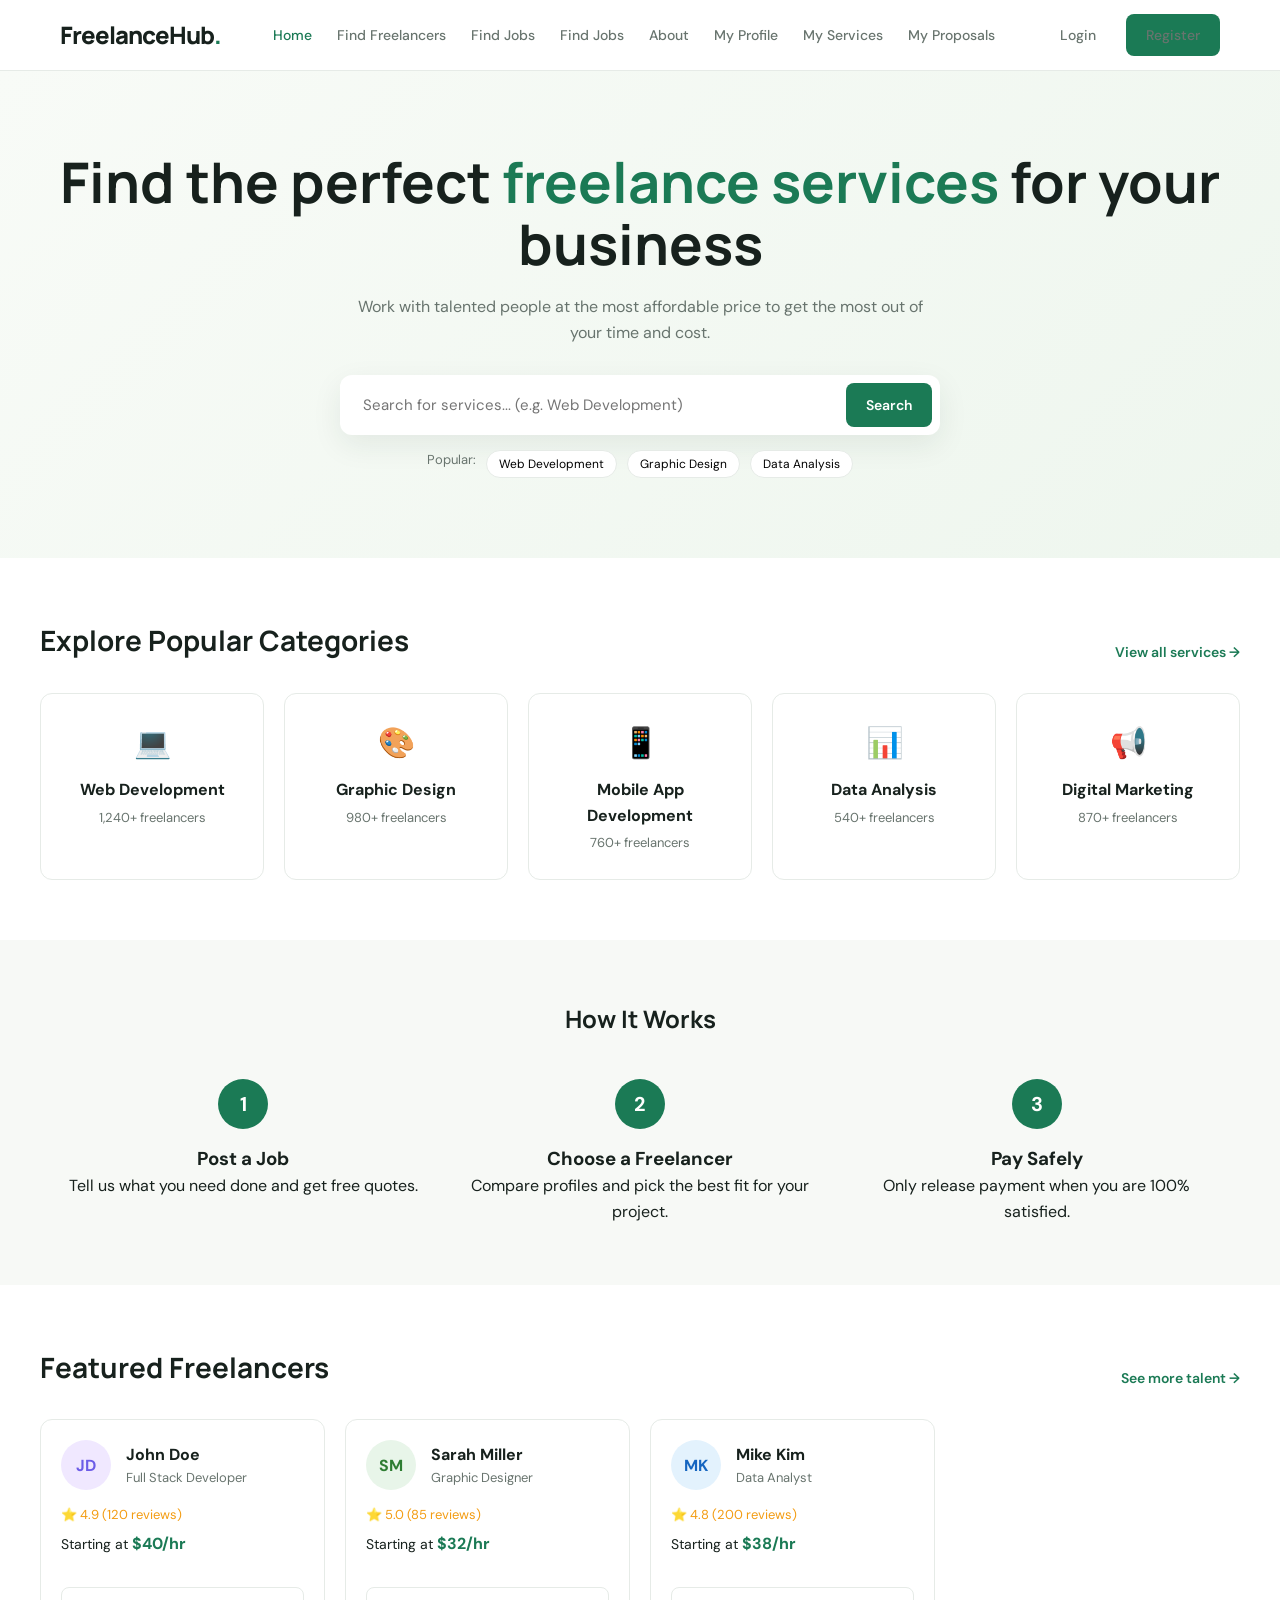
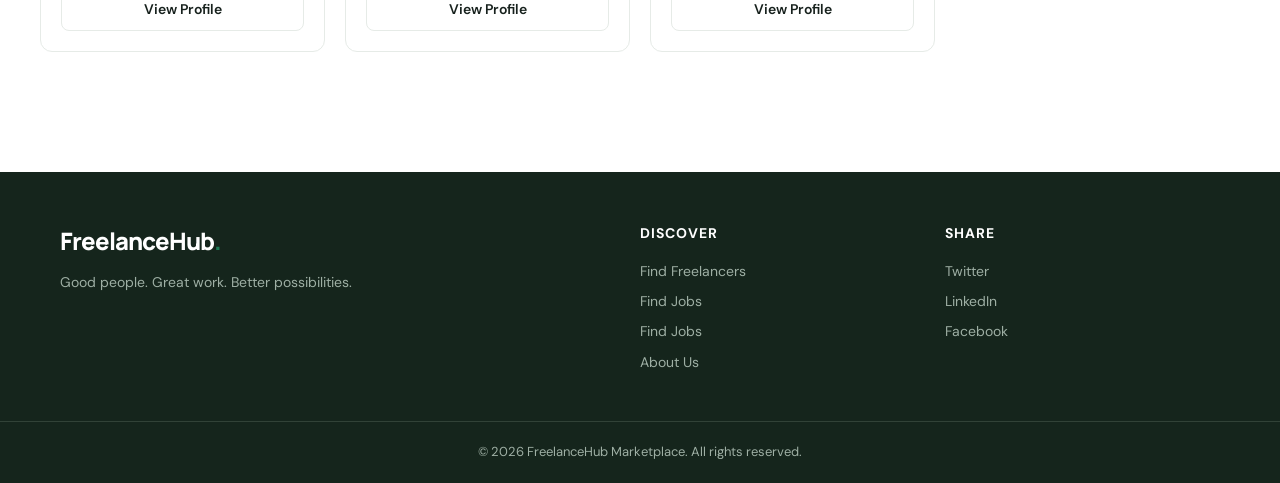
<file: FreelanceHub_Week4/FreelanceHub_Week4/index.html>
<!DOCTYPE html>
<html lang="en">
<head>
  <meta charset="UTF-8">
  <meta name="viewport" content="width=device-width, initial-scale=1.0">
  <title>FreelanceHub — Find Top Freelancers</title>
  <link rel="stylesheet" href="freelance.css">
  <link href="https://fonts.googleapis.com/css2?family=DM+Sans:wght@400;500;700&family=Manrope:wght@600;800&display=swap" rel="stylesheet">
</head>
<body>
  <!-- NAVIGATION BAR -->
  <header class="navbar">
    <div class="container nav-container">
      <a href="index.html" class="logo">FreelanceHub<span>.</span></a>
      <nav class="nav-links" id="navLinks">
        <a href="index.html" class="active">Home</a>
        <a href="freelancers.html">Find Freelancers</a>
        <a href="jobs.html">Find Jobs</a>
        <a href="#">Find Jobs</a>
        <a href="about.html">About</a>
        <a href="profile.html">My Profile</a>
        <a href="my-services.html">My Services</a>
        <a href="my-proposals.html">My Proposals</a>
        <div class="auth-buttons">
          <a href="#" class="btn btn-ghost">Login</a>
          <a href="#" class="btn btn-primary">Register</a>
        </div>
      </nav>
      <button class="menu-toggle" id="menuToggle">☰</button>
    </div>
  </header>

  <main>
    <!-- HERO SECTION -->
    <section class="hero">
      <div class="container hero-content">
        <h1>Find the perfect <span>freelance services</span> for your business</h1>
        <p>Work with talented people at the most affordable price to get the most out of your time and cost.</p>
        
        <!-- SEARCH BAR -->
        <form class="search-bar" id="searchForm">
          <input type="text" id="searchInput" placeholder="Search for services... (e.g. Web Development)">
          <button type="submit" class="btn btn-primary">Search</button>
        </form>
        <div class="popular-searches">
          <span>Popular:</span>
          <button data-search="Web Development">Web Development</button>
          <button data-search="Graphic Design">Graphic Design</button>
          <button data-search="Data Analysis">Data Analysis</button>
        </div>
      </div>
    </section>

    <!-- POPULAR CATEGORIES -->
    <section class="section container">
      <div class="section-heading">
        <h2>Explore Popular Categories</h2>
        <a href="freelancers.html" class="text-link">View all services →</a>
      </div>
      <div class="category-grid">
        <a href="freelancers.html?category=Web%20Development" class="category-card">
          <span class="cat-icon">💻</span>
          <h3>Web Development</h3>
          <p>1,240+ freelancers</p>
        </a>
        <a href="freelancers.html?category=Graphic%20Design" class="category-card">
          <span class="cat-icon">🎨</span>
          <h3>Graphic Design</h3>
          <p>980+ freelancers</p>
        </a>
        <a href="freelancers.html?category=Mobile%20App" class="category-card">
          <span class="cat-icon">📱</span>
          <h3>Mobile App Development</h3>
          <p>760+ freelancers</p>
        </a>
        <a href="freelancers.html?category=Data%20Analysis" class="category-card">
          <span class="cat-icon">📊</span>
          <h3>Data Analysis</h3>
          <p>540+ freelancers</p>
        </a>
        <a href="freelancers.html?category=Digital%20Marketing" class="category-card">
          <span class="cat-icon">📢</span>
          <h3>Digital Marketing</h3>
          <p>870+ freelancers</p>
        </a>
      </div>
    </section>

    <!-- HOW IT WORKS -->
    <section class="section how-it-works">
      <div class="container">
        <h2>How It Works</h2>
        <div class="steps-grid">
          <div class="step">
            <div class="step-number">1</div>
            <h3>Post a Job</h3>
            <p>Tell us what you need done and get free quotes.</p>
          </div>
          <div class="step">
            <div class="step-number">2</div>
            <h3>Choose a Freelancer</h3>
            <p>Compare profiles and pick the best fit for your project.</p>
          </div>
          <div class="step">
            <div class="step-number">3</div>
            <h3>Pay Safely</h3>
            <p>Only release payment when you are 100% satisfied.</p>
          </div>
        </div>
      </div>
    </section>

    <!-- FREELANCER PREVIEW CARDS -->
    <section class="section container">
      <div class="section-heading">
        <h2>Featured Freelancers</h2>
        <a href="freelancers.html" class="text-link">See more talent →</a>
      </div>
      <div class="freelancer-grid">
        <!-- Card 1 -->
        <div class="freelancer-card">
          <div class="card-header">
            <div class="avatar">JD</div>
            <div>
              <h3>John Doe</h3>
              <p>Full Stack Developer</p>
            </div>
          </div>
          <div class="card-body">
            <p class="rating">⭐ 4.9 (120 reviews)</p>
            <p class="price">Starting at <strong>$40/hr</strong></p>
          </div>
          <a href="freelancers.html" class="btn btn-outline">View Profile</a>
        </div>
        <!-- Card 2 -->
        <div class="freelancer-card">
          <div class="card-header">
            <div class="avatar" style="background: #e8f5e9; color: #2e7d32;">SM</div>
            <div>
              <h3>Sarah Miller</h3>
              <p>Graphic Designer</p>
            </div>
          </div>
          <div class="card-body">
            <p class="rating">⭐ 5.0 (85 reviews)</p>
            <p class="price">Starting at <strong>$32/hr</strong></p>
          </div>
          <a href="freelancers.html" class="btn btn-outline">View Profile</a>
        </div>
        <!-- Card 3 -->
        <div class="freelancer-card">
          <div class="card-header">
            <div class="avatar" style="background: #e3f2fd; color: #1565c0;">MK</div>
            <div>
              <h3>Mike Kim</h3>
              <p>Data Analyst</p>
            </div>
          </div>
          <div class="card-body">
            <p class="rating">⭐ 4.8 (200 reviews)</p>
            <p class="price">Starting at <strong>$38/hr</strong></p>
          </div>
          <a href="freelancers.html" class="btn btn-outline">View Profile</a>
        </div>
      </div>
    </section>
  </main>

  <!-- FOOTER -->
  <footer class="footer">
    <div class="container footer-content">
      <div class="footer-brand">
        <a href="index.html" class="logo">FreelanceHub<span>.</span></a>
        <p>Good people. Great work. Better possibilities.</p>
      </div>
      <div class="footer-links">
        <h4>Discover</h4>
        <a href="freelancers.html">Find Freelancers</a>
        <a href="jobs.html">Find Jobs</a>
        <a href="#">Find Jobs</a>
        <a href="about.html">About Us</a>
      </div>
      <div class="footer-social">
        <h4>Share</h4>
        <a href="#" class="social-link">Twitter</a>
        <a href="#" class="social-link">LinkedIn</a>
        <a href="#" class="social-link">Facebook</a>
      </div>
    </div>
    <div class="footer-bottom">
      <p>&copy; 2026 FreelanceHub Marketplace. All rights reserved.</p>
    </div>
  </footer>

  <script src="freelance.js"></script>
</body>
</html>
</file>
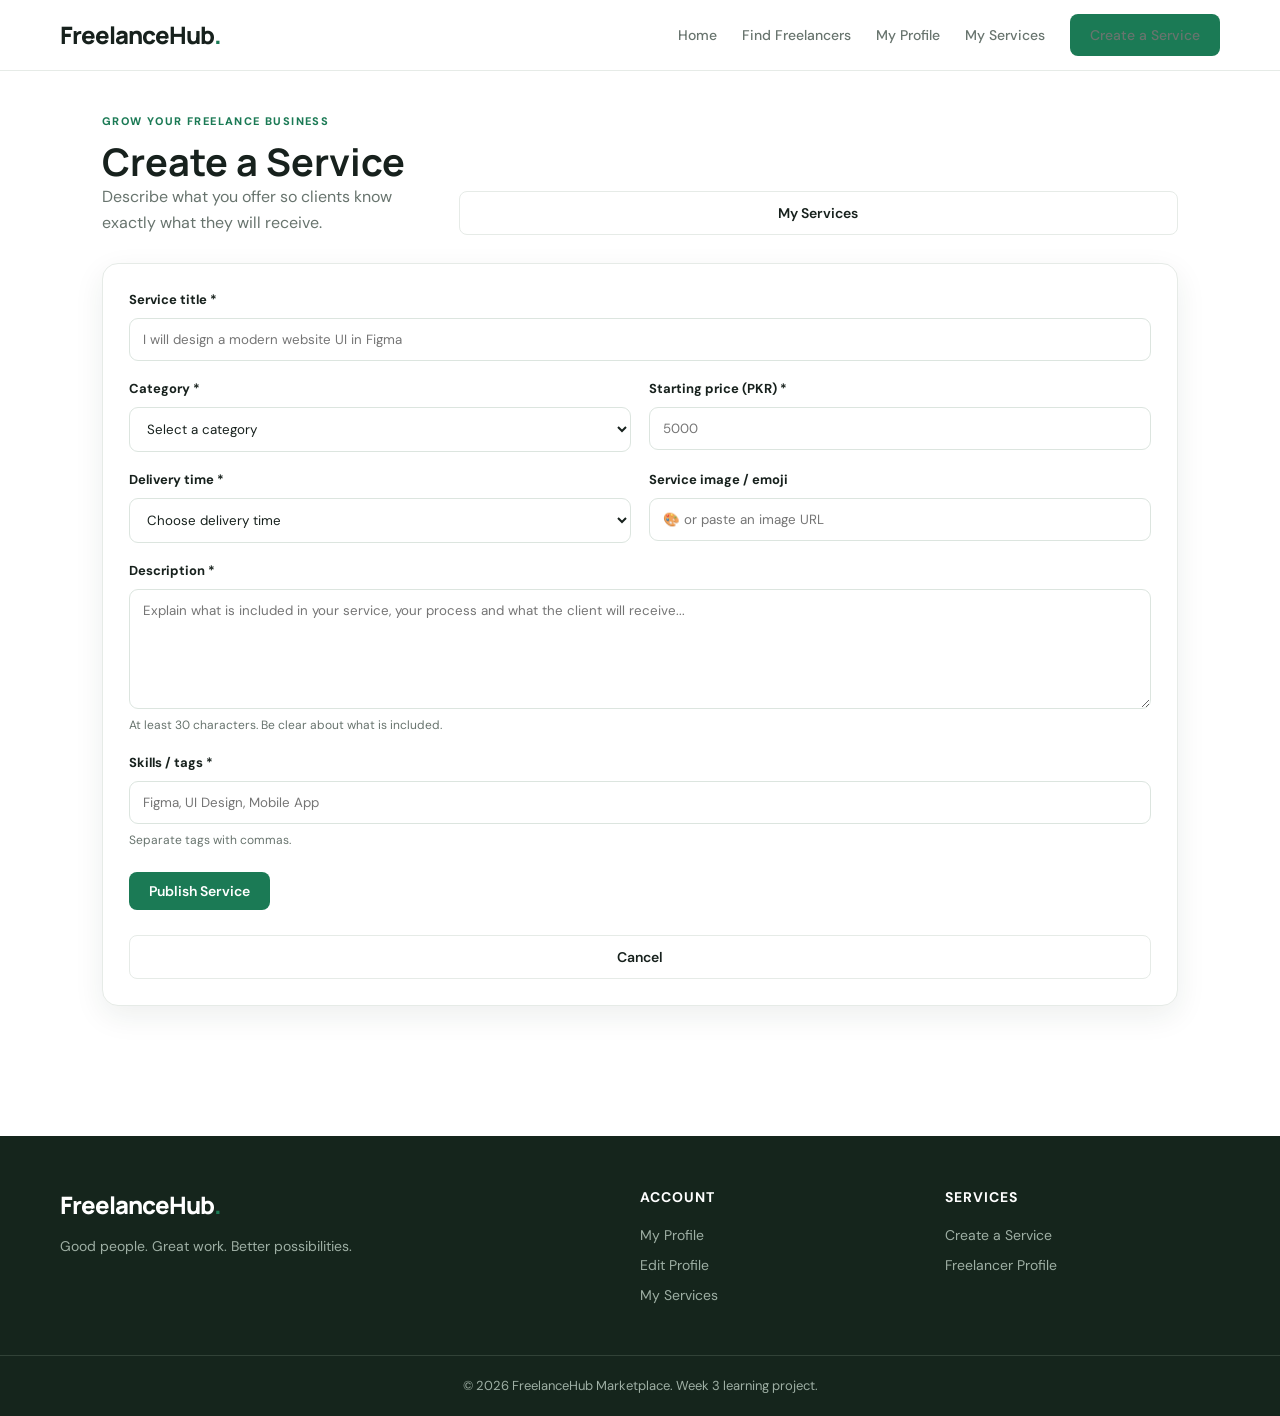
<file: FreelanceHub_Week4/FreelanceHub_Week4/create-service.html>
<!DOCTYPE html><html lang="en"><head><meta charset="UTF-8"><meta name="viewport" content="width=device-width, initial-scale=1.0"><title>Create a Service | FreelanceHub</title><link rel="stylesheet" href="freelance.css"><link href="https://fonts.googleapis.com/css2?family=DM+Sans:wght@400;500;700&family=Manrope:wght@600;800&display=swap" rel="stylesheet"></head><body>
<header class="navbar"><div class="container nav-container">
<a href="index.html" class="logo">FreelanceHub<span>.</span></a>
<nav class="nav-links" id="navLinks">
<a href="index.html">Home</a><a href="freelancers.html">Find Freelancers</a>
<a href="profile.html">My Profile</a><a href="my-services.html">My Services</a>
<a href="create-service.html" class="btn btn-primary">Create a Service</a>
</nav><button class="menu-toggle" id="menuToggle" aria-label="Toggle navigation">☰</button>
</div></header>
<main class="page-wrap">
<div class="page-heading"><div><p class="eyebrow">Grow your freelance business</p><h1>Create a Service</h1><p class="muted">Describe what you offer so clients know exactly what they will receive.</p></div><a class="btn btn-outline" href="my-services.html">My Services</a></div>
<form class="panel" id="serviceForm" novalidate><div id="serviceFormMessage"></div><input type="hidden" id="serviceId">
<div class="form-grid">
<div class="field full"><label for="serviceTitle">Service title *</label><input id="serviceTitle" required maxlength="100" placeholder="I will design a modern website UI in Figma"></div>
<div class="field"><label for="serviceCategory">Category *</label><select id="serviceCategory" required><option value="">Select a category</option><option>Web Development</option><option>Graphic Design</option><option>UI/UX Design</option><option>Mobile App Development</option><option>Digital Marketing</option><option>Data Analysis</option><option>Writing & Translation</option></select></div>
<div class="field"><label for="servicePrice">Starting price (PKR) *</label><input id="servicePrice" type="number" min="500" max="1000000" required placeholder="5000"></div>
<div class="field"><label for="deliveryTime">Delivery time *</label><select id="deliveryTime" required><option value="">Choose delivery time</option><option>1 day</option><option>2 days</option><option>3 days</option><option>5 days</option><option>7 days</option><option>14 days</option></select></div>
<div class="field"><label for="serviceImage">Service image / emoji</label><input id="serviceImage" maxlength="80" placeholder="🎨 or paste an image URL"></div>
<div class="field full"><label for="serviceDescription">Description *</label><textarea id="serviceDescription" required minlength="30" maxlength="1200" placeholder="Explain what is included in your service, your process and what the client will receive..."></textarea><span class="help-text">At least 30 characters. Be clear about what is included.</span></div>
<div class="field full"><label for="serviceTags">Skills / tags *</label><input id="serviceTags" required placeholder="Figma, UI Design, Mobile App"><span class="help-text">Separate tags with commas.</span></div>
</div><div class="form-actions"><button class="btn btn-primary" type="submit" id="serviceSubmit">Publish Service</button><a class="btn btn-outline" href="my-services.html">Cancel</a></div></form>
</main>
<footer class="footer"><div class="container footer-content">
<div class="footer-brand"><a href="index.html" class="logo">FreelanceHub<span>.</span></a><p>Good people. Great work. Better possibilities.</p></div>
<div class="footer-links"><h4>Account</h4><a href="profile.html">My Profile</a><a href="edit-profile.html">Edit Profile</a><a href="my-services.html">My Services</a></div>
<div class="footer-social"><h4>Services</h4><a href="create-service.html">Create a Service</a><a href="freelancer-profile.html">Freelancer Profile</a></div>
</div><div class="footer-bottom"><p>© 2026 FreelanceHub Marketplace. Week 3 learning project.</p></div></footer>
<div class="toast" id="toast" role="status" aria-live="polite"></div>
<script src="freelance.js"></script>
</body></html>
</file>
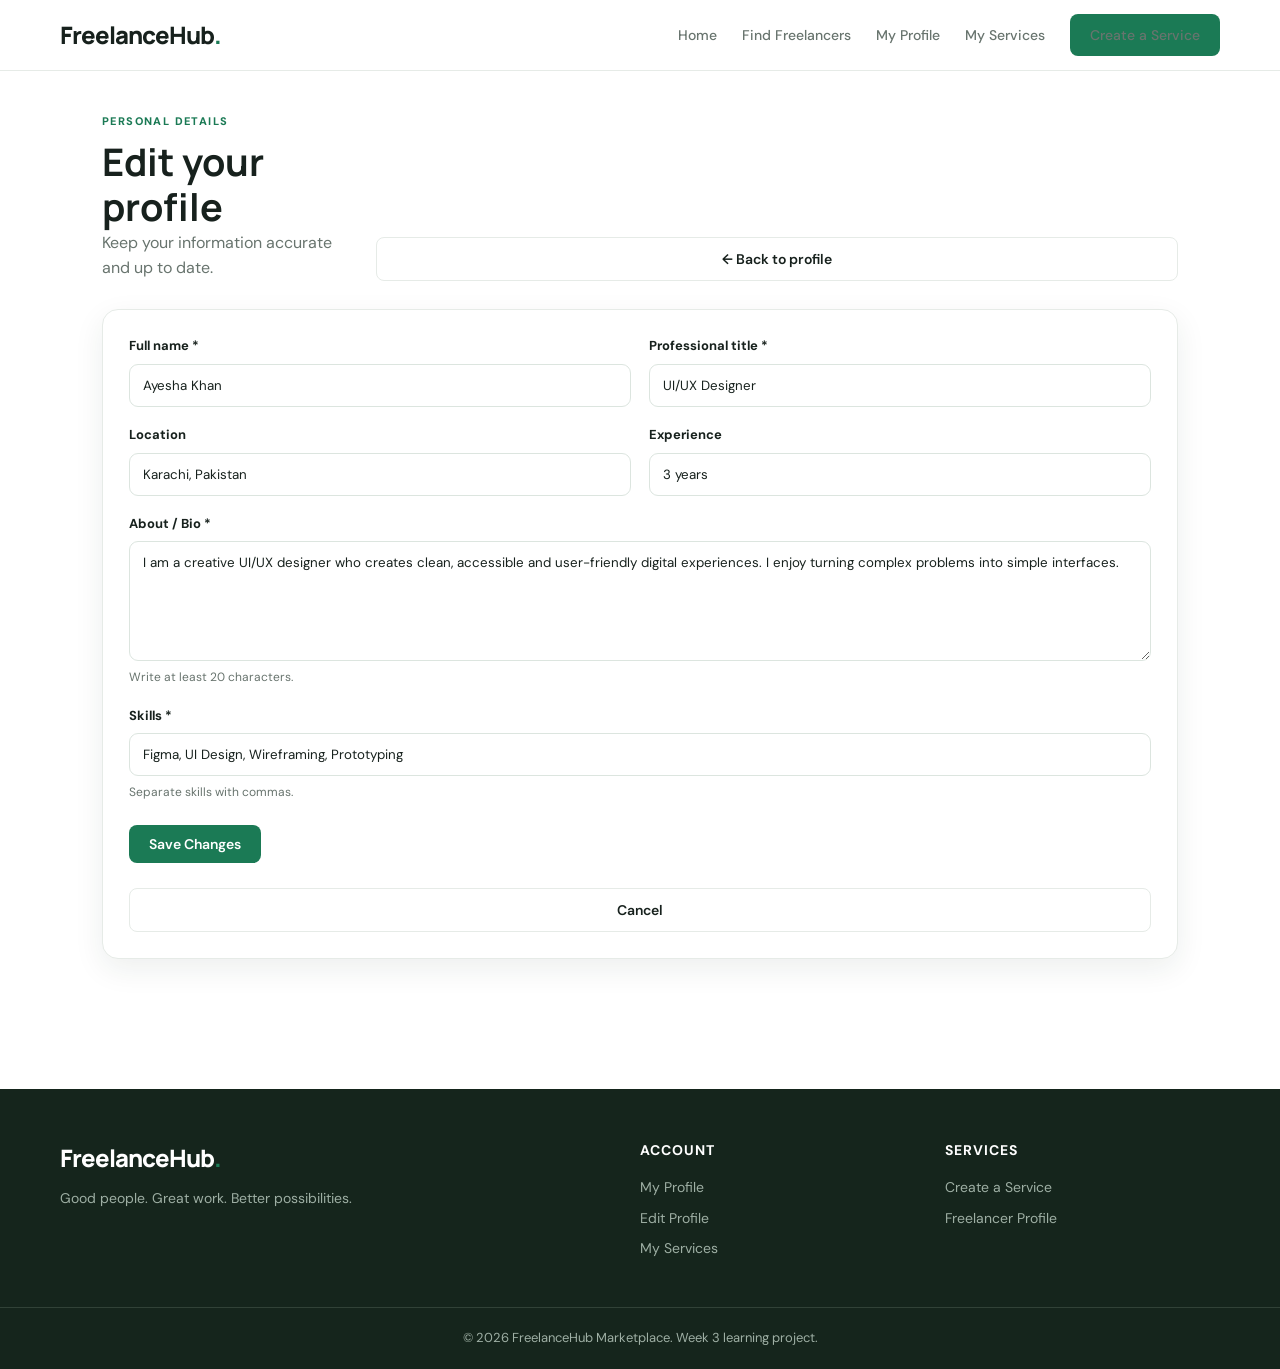
<file: FreelanceHub_Week4/FreelanceHub_Week4/edit-profile.html>
<!DOCTYPE html><html lang="en"><head><meta charset="UTF-8"><meta name="viewport" content="width=device-width, initial-scale=1.0"><title>Edit Profile | FreelanceHub</title><link rel="stylesheet" href="freelance.css"><link href="https://fonts.googleapis.com/css2?family=DM+Sans:wght@400;500;700&family=Manrope:wght@600;800&display=swap" rel="stylesheet"></head><body>
<header class="navbar"><div class="container nav-container">
<a href="index.html" class="logo">FreelanceHub<span>.</span></a>
<nav class="nav-links" id="navLinks">
<a href="index.html">Home</a><a href="freelancers.html">Find Freelancers</a>
<a href="profile.html">My Profile</a><a href="my-services.html">My Services</a>
<a href="create-service.html" class="btn btn-primary">Create a Service</a>
</nav><button class="menu-toggle" id="menuToggle" aria-label="Toggle navigation">☰</button>
</div></header>
<main class="page-wrap">
<div class="page-heading"><div><p class="eyebrow">Personal details</p><h1>Edit your profile</h1><p class="muted">Keep your information accurate and up to date.</p></div><a class="btn btn-outline" href="profile.html">← Back to profile</a></div>
<form class="panel" id="profileForm" novalidate><div id="profileFormMessage"></div><div class="form-grid">
<div class="field"><label for="fullName">Full name *</label><input id="fullName" name="fullName" required maxlength="60" placeholder="e.g. Ayesha Khan"></div>
<div class="field"><label for="professionalTitle">Professional title *</label><input id="professionalTitle" name="professionalTitle" required maxlength="80" placeholder="e.g. UI/UX Designer"></div>
<div class="field"><label for="location">Location</label><input id="location" name="location" placeholder="Karachi, Pakistan"></div>
<div class="field"><label for="experience">Experience</label><input id="experience" name="experience" placeholder="e.g. 3 years"></div>
<div class="field full"><label for="bio">About / Bio *</label><textarea id="bio" name="bio" required minlength="20" maxlength="600" placeholder="Tell clients about your experience and strengths..."></textarea><span class="help-text">Write at least 20 characters.</span></div>
<div class="field full"><label for="skills">Skills *</label><input id="skills" name="skills" required placeholder="Figma, UI Design, Prototyping"><span class="help-text">Separate skills with commas.</span></div>
</div><div class="form-actions"><button class="btn btn-primary" type="submit">Save Changes</button><a class="btn btn-outline" href="profile.html">Cancel</a></div></form>
</main>
<footer class="footer"><div class="container footer-content">
<div class="footer-brand"><a href="index.html" class="logo">FreelanceHub<span>.</span></a><p>Good people. Great work. Better possibilities.</p></div>
<div class="footer-links"><h4>Account</h4><a href="profile.html">My Profile</a><a href="edit-profile.html">Edit Profile</a><a href="my-services.html">My Services</a></div>
<div class="footer-social"><h4>Services</h4><a href="create-service.html">Create a Service</a><a href="freelancer-profile.html">Freelancer Profile</a></div>
</div><div class="footer-bottom"><p>© 2026 FreelanceHub Marketplace. Week 3 learning project.</p></div></footer>
<div class="toast" id="toast" role="status" aria-live="polite"></div>
<script src="freelance.js"></script>
</body></html>
</file>
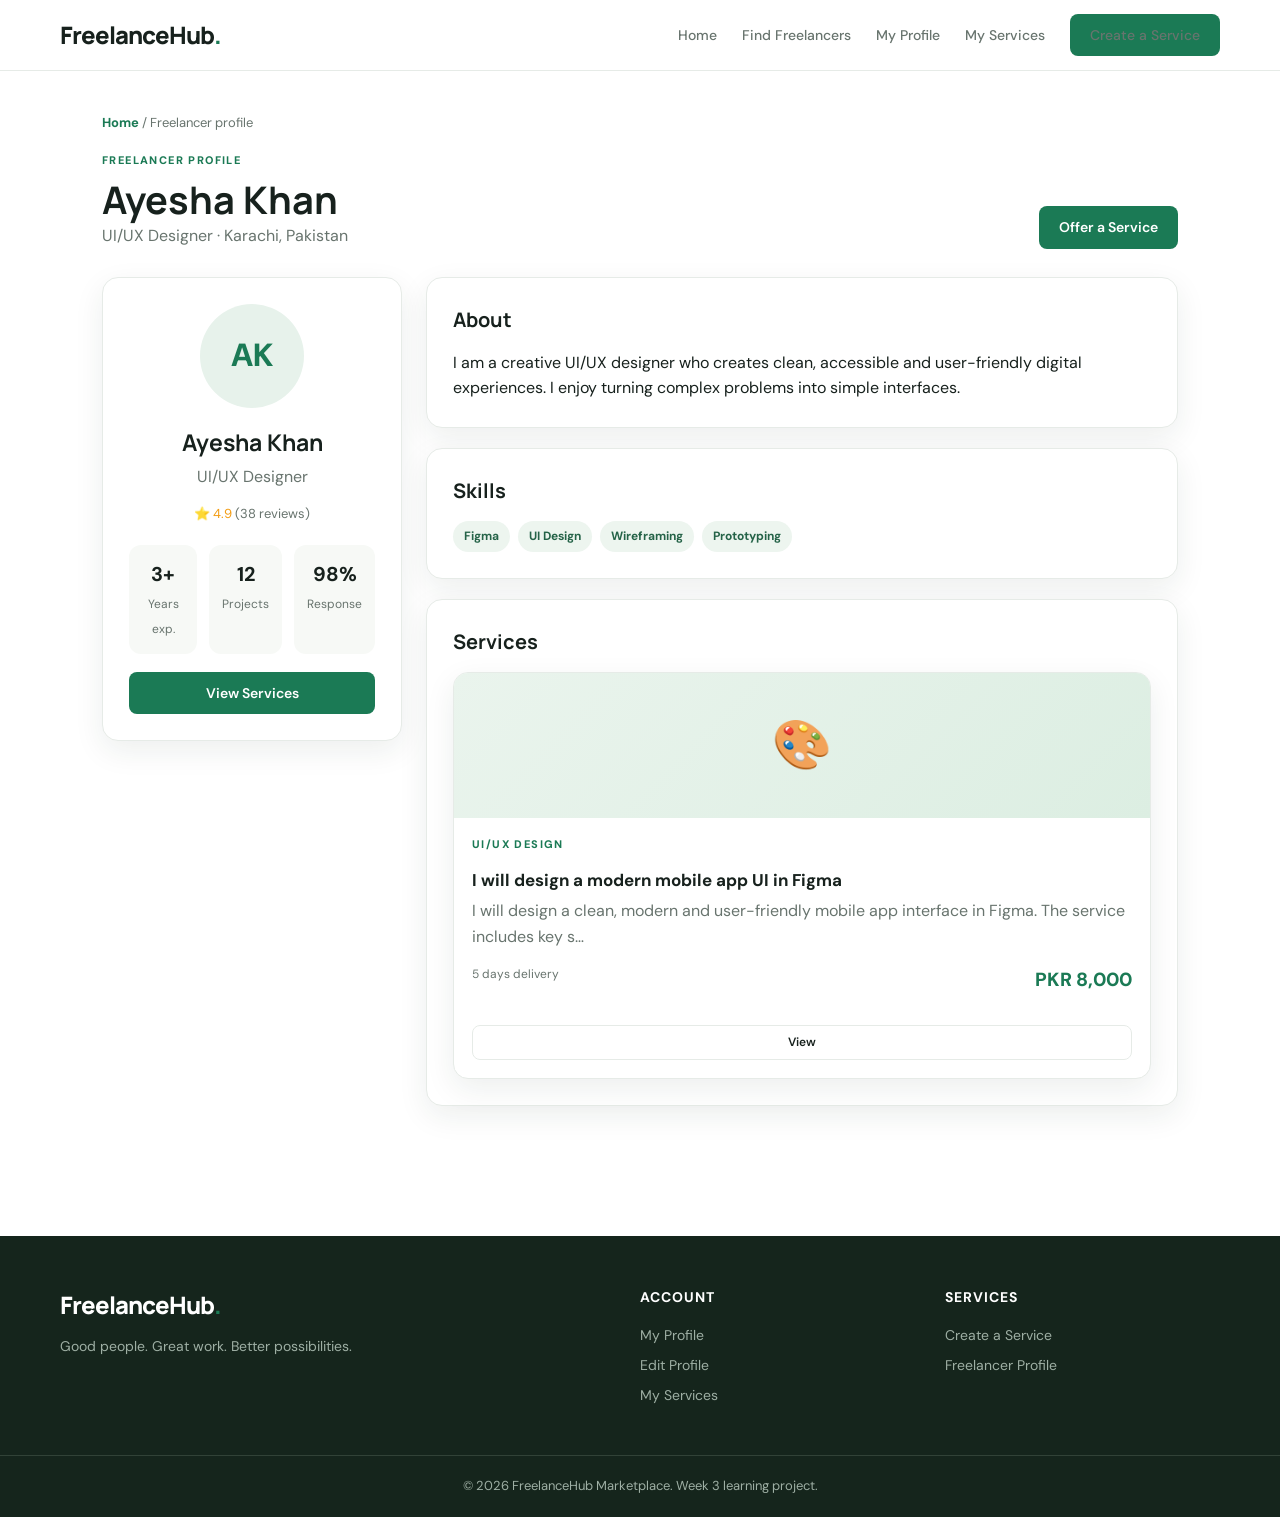
<file: FreelanceHub_Week4/FreelanceHub_Week4/freelancer-profile.html>
<!DOCTYPE html><html lang="en"><head><meta charset="UTF-8"><meta name="viewport" content="width=device-width, initial-scale=1.0"><title>Freelancer Profile | FreelanceHub</title><link rel="stylesheet" href="freelance.css"><link href="https://fonts.googleapis.com/css2?family=DM+Sans:wght@400;500;700&family=Manrope:wght@600;800&display=swap" rel="stylesheet"></head><body>
<header class="navbar"><div class="container nav-container">
<a href="index.html" class="logo">FreelanceHub<span>.</span></a>
<nav class="nav-links" id="navLinks">
<a href="index.html">Home</a><a href="freelancers.html">Find Freelancers</a>
<a href="profile.html">My Profile</a><a href="my-services.html">My Services</a>
<a href="create-service.html" class="btn btn-primary">Create a Service</a>
</nav><button class="menu-toggle" id="menuToggle" aria-label="Toggle navigation">☰</button>
</div></header>
<main class="page-wrap">
<div class="breadcrumb"><a class="inline-link" href="index.html">Home</a> / Freelancer profile</div>
<div class="page-heading"><div><p class="eyebrow">Freelancer profile</p><h1 id="publicName">Ayesha Khan</h1><p class="muted" id="publicTitle">UI/UX Designer · Karachi, Pakistan</p></div><a class="btn btn-primary" href="create-service.html">Offer a Service</a></div>
<div class="profile-layout"><aside class="panel profile-card"><div class="avatar-large" id="publicInitials">AK</div><h2 id="publicNameSide">Ayesha Khan</h2><p class="role" id="publicTitleSide">UI/UX Designer</p><p class="rating">⭐ 4.9 <span class="muted">(38 reviews)</span></p><div class="stats"><div class="stat"><strong>3+</strong><span>Years exp.</span></div><div class="stat"><strong>12</strong><span>Projects</span></div><div class="stat"><strong>98%</strong><span>Response</span></div></div><a class="btn btn-primary" style="width:100%;margin-top:18px" href="my-services.html">View Services</a></aside>
<div class="content-stack"><section class="panel"><h2 class="section-title">About</h2><p id="publicBio">I create clear, thoughtful and accessible digital experiences for web and mobile products. My process combines user research, interaction design and prototyping.</p></section>
<section class="panel"><h2 class="section-title">Skills</h2><div class="pill-row" id="publicSkills"><span class="pill">Figma</span><span class="pill">Wireframing</span><span class="pill">Prototyping</span></div></section>
<section class="panel"><h2 class="section-title">Services</h2><div id="publicServices"></div></section></div></div>
</main>
<footer class="footer"><div class="container footer-content">
<div class="footer-brand"><a href="index.html" class="logo">FreelanceHub<span>.</span></a><p>Good people. Great work. Better possibilities.</p></div>
<div class="footer-links"><h4>Account</h4><a href="profile.html">My Profile</a><a href="edit-profile.html">Edit Profile</a><a href="my-services.html">My Services</a></div>
<div class="footer-social"><h4>Services</h4><a href="create-service.html">Create a Service</a><a href="freelancer-profile.html">Freelancer Profile</a></div>
</div><div class="footer-bottom"><p>© 2026 FreelanceHub Marketplace. Week 3 learning project.</p></div></footer>
<div class="toast" id="toast" role="status" aria-live="polite"></div>
<script src="freelance.js"></script>
</body></html>
</file>
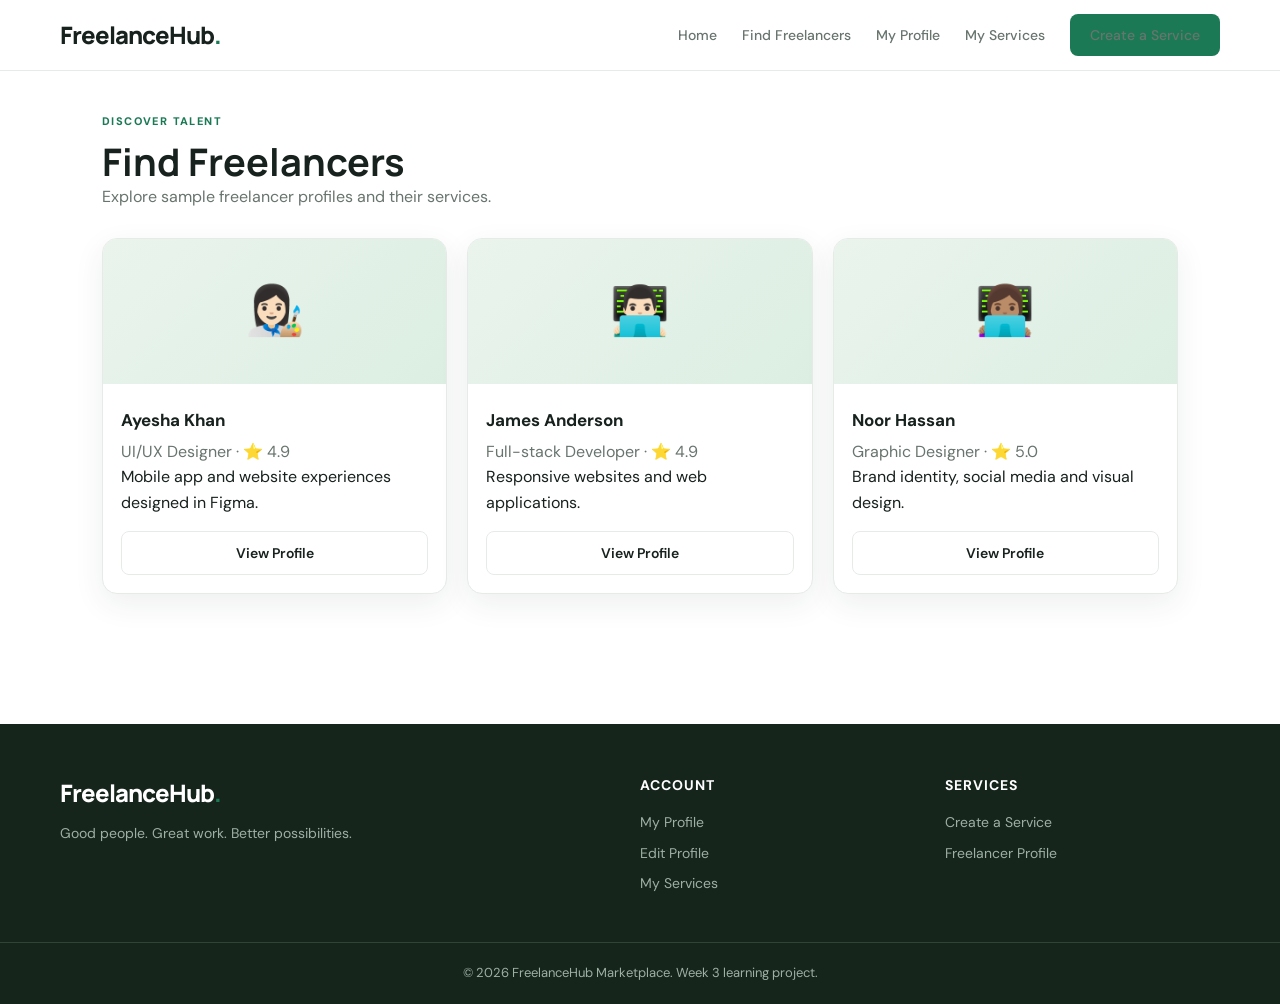
<file: FreelanceHub_Week4/FreelanceHub_Week4/freelancers.html>
<!DOCTYPE html><html lang="en"><head><meta charset="UTF-8"><meta name="viewport" content="width=device-width, initial-scale=1.0"><title>Find Freelancers | FreelanceHub</title><link rel="stylesheet" href="freelance.css"><link href="https://fonts.googleapis.com/css2?family=DM+Sans:wght@400;500;700&family=Manrope:wght@600;800&display=swap" rel="stylesheet"></head><body>
<header class="navbar"><div class="container nav-container">
<a href="index.html" class="logo">FreelanceHub<span>.</span></a>
<nav class="nav-links" id="navLinks">
<a href="index.html">Home</a><a href="freelancers.html">Find Freelancers</a>
<a href="profile.html">My Profile</a><a href="my-services.html">My Services</a>
<a href="create-service.html" class="btn btn-primary">Create a Service</a>
</nav><button class="menu-toggle" id="menuToggle" aria-label="Toggle navigation">☰</button>
</div></header>
<main class="page-wrap">
<div class="page-heading"><div><p class="eyebrow">Discover talent</p><h1>Find Freelancers</h1><p class="muted">Explore sample freelancer profiles and their services.</p></div></div>
<div class="service-grid">
<article class="service-card"><div class="service-art">👩🏻‍🎨</div><div class="service-card-body"><h3>Ayesha Khan</h3><p class="muted">UI/UX Designer · ⭐ 4.9</p><p>Mobile app and website experiences designed in Figma.</p><a class="btn btn-outline" href="freelancer-profile.html">View Profile</a></div></article>
<article class="service-card"><div class="service-art">👨🏻‍💻</div><div class="service-card-body"><h3>James Anderson</h3><p class="muted">Full-stack Developer · ⭐ 4.9</p><p>Responsive websites and web applications.</p><a class="btn btn-outline" href="freelancer-profile.html">View Profile</a></div></article>
<article class="service-card"><div class="service-art">👩🏽‍💻</div><div class="service-card-body"><h3>Noor Hassan</h3><p class="muted">Graphic Designer · ⭐ 5.0</p><p>Brand identity, social media and visual design.</p><a class="btn btn-outline" href="freelancer-profile.html">View Profile</a></div></article>
</div>
</main>
<footer class="footer"><div class="container footer-content">
<div class="footer-brand"><a href="index.html" class="logo">FreelanceHub<span>.</span></a><p>Good people. Great work. Better possibilities.</p></div>
<div class="footer-links"><h4>Account</h4><a href="profile.html">My Profile</a><a href="edit-profile.html">Edit Profile</a><a href="my-services.html">My Services</a></div>
<div class="footer-social"><h4>Services</h4><a href="create-service.html">Create a Service</a><a href="freelancer-profile.html">Freelancer Profile</a></div>
</div><div class="footer-bottom"><p>© 2026 FreelanceHub Marketplace. Week 3 learning project.</p></div></footer>
<div class="toast" id="toast" role="status" aria-live="polite"></div>
<script src="freelance.js"></script>
</body></html>
</file>
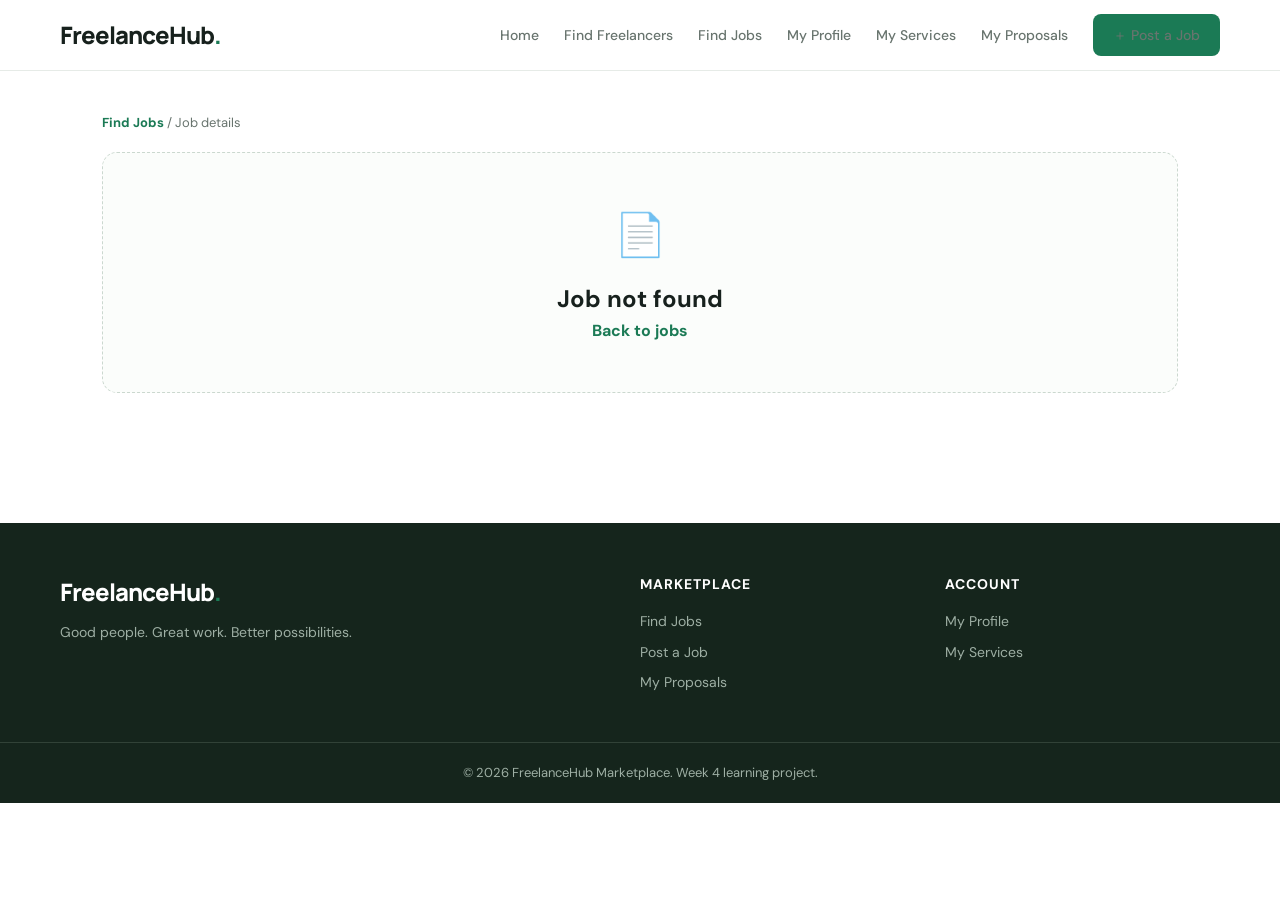
<file: FreelanceHub_Week4/FreelanceHub_Week4/job-details.html>
<!DOCTYPE html><html lang="en"><head><meta charset="UTF-8"><meta name="viewport" content="width=device-width, initial-scale=1.0"><title>Job Details | FreelanceHub</title><link rel="stylesheet" href="freelance.css"><link href="https://fonts.googleapis.com/css2?family=DM+Sans:wght@400;500;700&family=Manrope:wght@600;800&display=swap" rel="stylesheet"></head><body>
<header class="navbar"><div class="container nav-container">
<a href="index.html" class="logo">FreelanceHub<span>.</span></a>
<nav class="nav-links" id="navLinks">
<a href="index.html">Home</a><a href="freelancers.html">Find Freelancers</a>
<a href="jobs.html">Find Jobs</a><a href="profile.html">My Profile</a>
<a href="my-services.html">My Services</a><a href="my-proposals.html">My Proposals</a>
<a href="post-job.html" class="btn btn-primary">＋ Post a Job</a>
</nav><button class="menu-toggle" id="menuToggle" aria-label="Toggle navigation">☰</button>
</div></header>
<main class="page-wrap">
<div class="breadcrumb"><a class="inline-link" href="jobs.html">Find Jobs</a> / Job details</div><div id="jobDetails"></div>
</main>
<footer class="footer"><div class="container footer-content">
<div class="footer-brand"><a href="index.html" class="logo">FreelanceHub<span>.</span></a><p>Good people. Great work. Better possibilities.</p></div>
<div class="footer-links"><h4>Marketplace</h4><a href="jobs.html">Find Jobs</a><a href="post-job.html">Post a Job</a><a href="my-proposals.html">My Proposals</a></div>
<div class="footer-social"><h4>Account</h4><a href="profile.html">My Profile</a><a href="my-services.html">My Services</a></div>
</div><div class="footer-bottom"><p>© 2026 FreelanceHub Marketplace. Week 4 learning project.</p></div></footer>
<div class="toast" id="toast" role="status" aria-live="polite"></div><script src="freelance.js"></script>
</body></html>
</file>
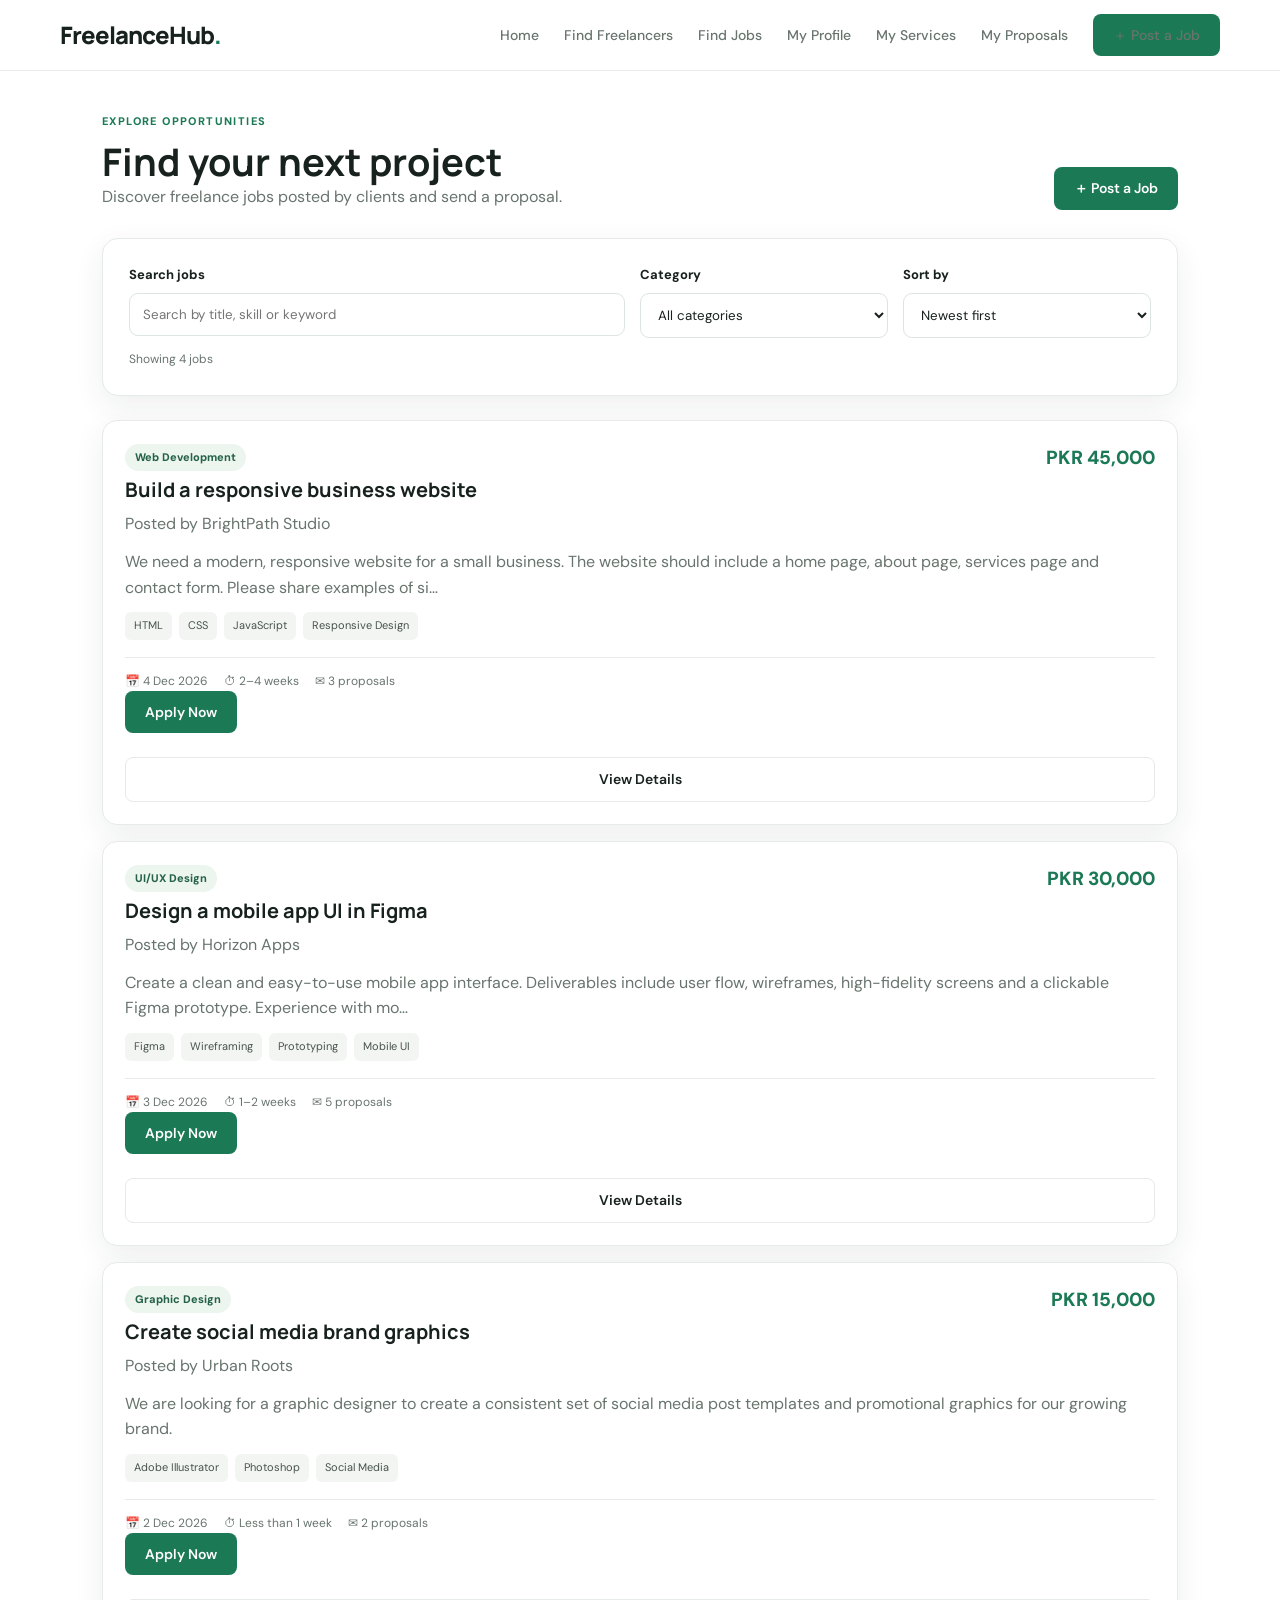
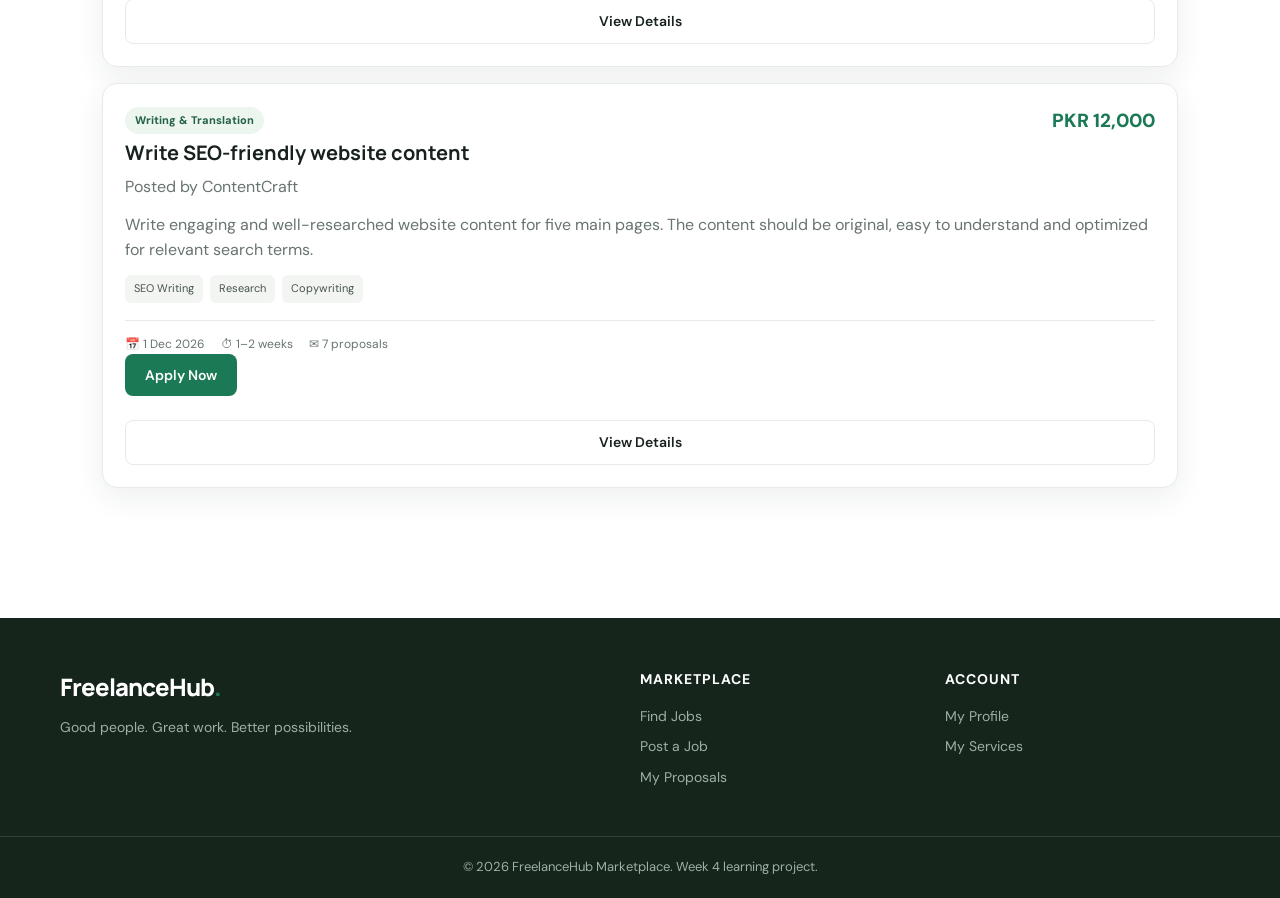
<file: FreelanceHub_Week4/FreelanceHub_Week4/jobs.html>
<!DOCTYPE html><html lang="en"><head><meta charset="UTF-8"><meta name="viewport" content="width=device-width, initial-scale=1.0"><title>Find Jobs | FreelanceHub</title><link rel="stylesheet" href="freelance.css"><link href="https://fonts.googleapis.com/css2?family=DM+Sans:wght@400;500;700&family=Manrope:wght@600;800&display=swap" rel="stylesheet"></head><body>
<header class="navbar"><div class="container nav-container">
<a href="index.html" class="logo">FreelanceHub<span>.</span></a>
<nav class="nav-links" id="navLinks">
<a href="index.html">Home</a><a href="freelancers.html">Find Freelancers</a>
<a href="jobs.html">Find Jobs</a><a href="profile.html">My Profile</a>
<a href="my-services.html">My Services</a><a href="my-proposals.html">My Proposals</a>
<a href="post-job.html" class="btn btn-primary">＋ Post a Job</a>
</nav><button class="menu-toggle" id="menuToggle" aria-label="Toggle navigation">☰</button>
</div></header>
<main class="page-wrap">
<div class="page-heading"><div><p class="eyebrow">Explore opportunities</p><h1>Find your next project</h1><p class="muted">Discover freelance jobs posted by clients and send a proposal.</p></div><a class="btn btn-primary" href="post-job.html">＋ Post a Job</a></div>
<section class="panel job-search-panel"><div class="job-filter-grid">
<div class="field"><label for="jobSearch">Search jobs</label><input id="jobSearch" type="search" placeholder="Search by title, skill or keyword"></div>
<div class="field"><label for="jobCategory">Category</label><select id="jobCategory"><option value="">All categories</option><option>Web Development</option><option>UI/UX Design</option><option>Graphic Design</option><option>Mobile App Development</option><option>Digital Marketing</option><option>Writing & Translation</option><option>Data Analysis</option></select></div>
<div class="field"><label for="jobSort">Sort by</label><select id="jobSort"><option value="newest">Newest first</option><option value="budget-high">Budget: high to low</option><option value="budget-low">Budget: low to high</option></select></div>
</div><p class="help-text" id="jobResultsCount" style="margin-top:12px">Showing available jobs</p></section>
<div id="jobListings" class="job-list"></div>
</main>
<footer class="footer"><div class="container footer-content">
<div class="footer-brand"><a href="index.html" class="logo">FreelanceHub<span>.</span></a><p>Good people. Great work. Better possibilities.</p></div>
<div class="footer-links"><h4>Marketplace</h4><a href="jobs.html">Find Jobs</a><a href="post-job.html">Post a Job</a><a href="my-proposals.html">My Proposals</a></div>
<div class="footer-social"><h4>Account</h4><a href="profile.html">My Profile</a><a href="my-services.html">My Services</a></div>
</div><div class="footer-bottom"><p>© 2026 FreelanceHub Marketplace. Week 4 learning project.</p></div></footer>
<div class="toast" id="toast" role="status" aria-live="polite"></div><script src="freelance.js"></script>
</body></html>
</file>
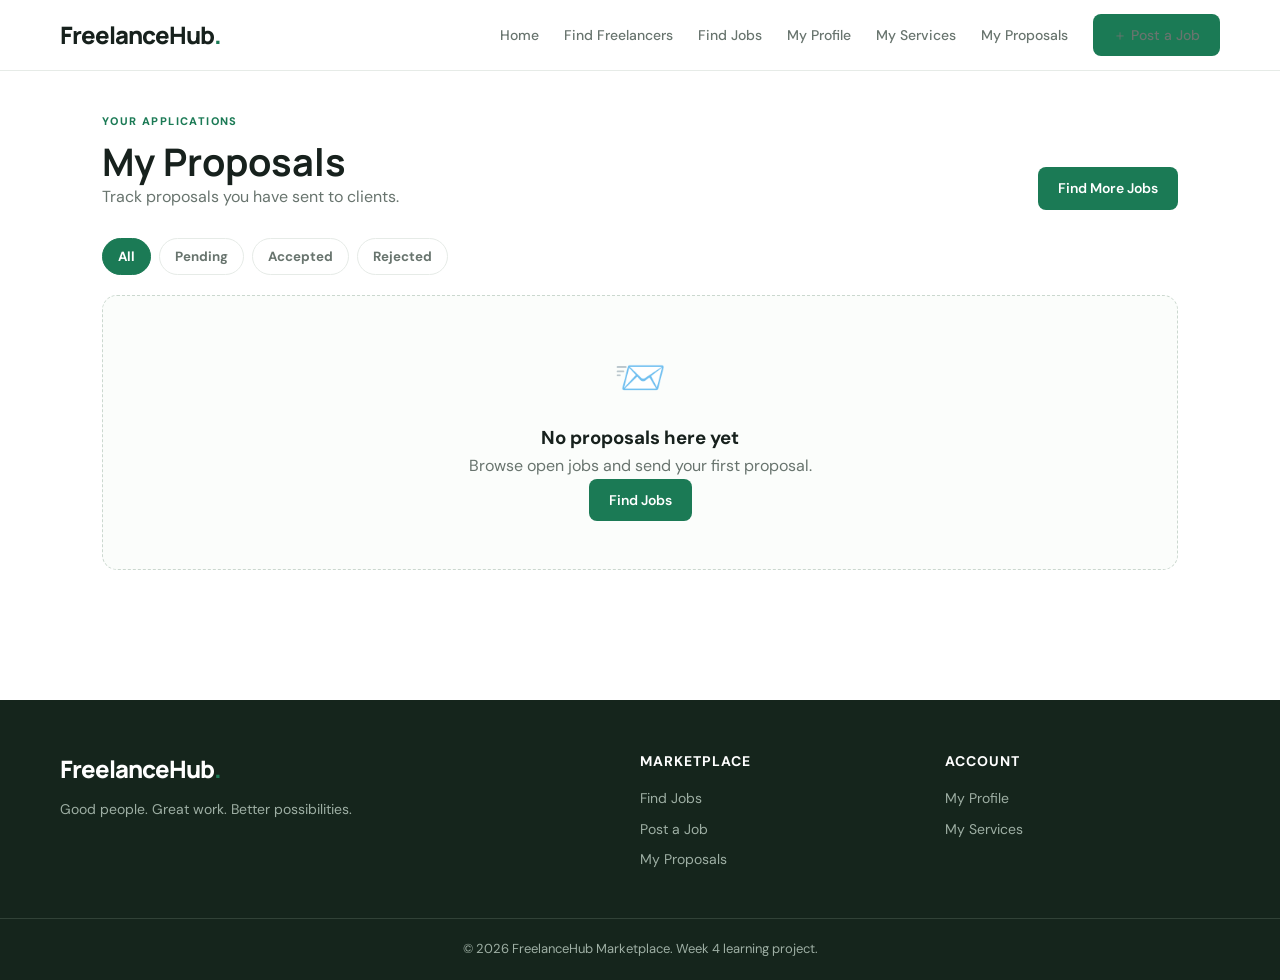
<file: FreelanceHub_Week4/FreelanceHub_Week4/my-proposals.html>
<!DOCTYPE html><html lang="en"><head><meta charset="UTF-8"><meta name="viewport" content="width=device-width, initial-scale=1.0"><title>My Proposals | FreelanceHub</title><link rel="stylesheet" href="freelance.css"><link href="https://fonts.googleapis.com/css2?family=DM+Sans:wght@400;500;700&family=Manrope:wght@600;800&display=swap" rel="stylesheet"></head><body>
<header class="navbar"><div class="container nav-container">
<a href="index.html" class="logo">FreelanceHub<span>.</span></a>
<nav class="nav-links" id="navLinks">
<a href="index.html">Home</a><a href="freelancers.html">Find Freelancers</a>
<a href="jobs.html">Find Jobs</a><a href="profile.html">My Profile</a>
<a href="my-services.html">My Services</a><a href="my-proposals.html">My Proposals</a>
<a href="post-job.html" class="btn btn-primary">＋ Post a Job</a>
</nav><button class="menu-toggle" id="menuToggle" aria-label="Toggle navigation">☰</button>
</div></header>
<main class="page-wrap">
<div class="page-heading"><div><p class="eyebrow">Your applications</p><h1>My Proposals</h1><p class="muted">Track proposals you have sent to clients.</p></div><a class="btn btn-primary" href="jobs.html">Find More Jobs</a></div>
<div class="proposal-tabs" role="group" aria-label="Filter proposals"><button class="proposal-tab active" data-status="All">All</button><button class="proposal-tab" data-status="Pending">Pending</button><button class="proposal-tab" data-status="Accepted">Accepted</button><button class="proposal-tab" data-status="Rejected">Rejected</button></div>
<div id="myProposalsList" class="proposal-list"></div>
</main>
<footer class="footer"><div class="container footer-content">
<div class="footer-brand"><a href="index.html" class="logo">FreelanceHub<span>.</span></a><p>Good people. Great work. Better possibilities.</p></div>
<div class="footer-links"><h4>Marketplace</h4><a href="jobs.html">Find Jobs</a><a href="post-job.html">Post a Job</a><a href="my-proposals.html">My Proposals</a></div>
<div class="footer-social"><h4>Account</h4><a href="profile.html">My Profile</a><a href="my-services.html">My Services</a></div>
</div><div class="footer-bottom"><p>© 2026 FreelanceHub Marketplace. Week 4 learning project.</p></div></footer>
<div class="toast" id="toast" role="status" aria-live="polite"></div><script src="freelance.js"></script>
</body></html>
</file>
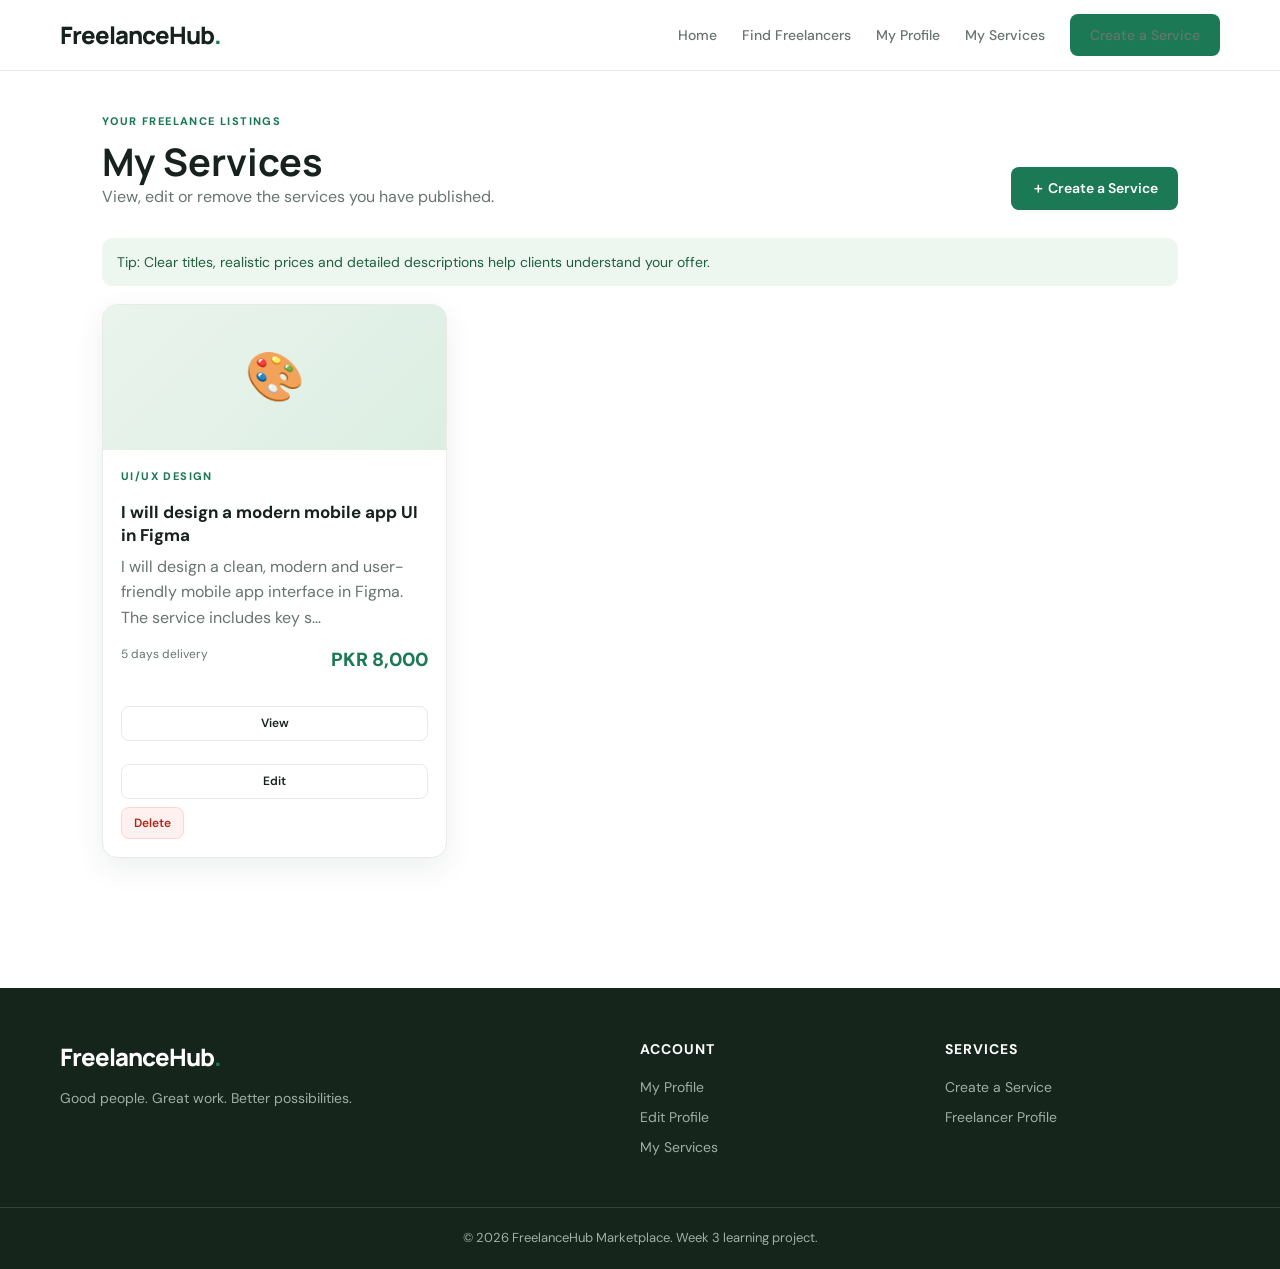
<file: FreelanceHub_Week4/FreelanceHub_Week4/my-services.html>
<!DOCTYPE html><html lang="en"><head><meta charset="UTF-8"><meta name="viewport" content="width=device-width, initial-scale=1.0"><title>My Services | FreelanceHub</title><link rel="stylesheet" href="freelance.css"><link href="https://fonts.googleapis.com/css2?family=DM+Sans:wght@400;500;700&family=Manrope:wght@600;800&display=swap" rel="stylesheet"></head><body>
<header class="navbar"><div class="container nav-container">
<a href="index.html" class="logo">FreelanceHub<span>.</span></a>
<nav class="nav-links" id="navLinks">
<a href="index.html">Home</a><a href="freelancers.html">Find Freelancers</a>
<a href="profile.html">My Profile</a><a href="my-services.html">My Services</a>
<a href="create-service.html" class="btn btn-primary">Create a Service</a>
</nav><button class="menu-toggle" id="menuToggle" aria-label="Toggle navigation">☰</button>
</div></header>
<main class="page-wrap">
<div class="page-heading"><div><p class="eyebrow">Your freelance listings</p><h1>My Services</h1><p class="muted">View, edit or remove the services you have published.</p></div><a class="btn btn-primary" href="create-service.html">＋ Create a Service</a></div>
<div class="notice">Tip: Clear titles, realistic prices and detailed descriptions help clients understand your offer.</div>
<div id="myServicesList" class="service-grid"></div>
</main>
<footer class="footer"><div class="container footer-content">
<div class="footer-brand"><a href="index.html" class="logo">FreelanceHub<span>.</span></a><p>Good people. Great work. Better possibilities.</p></div>
<div class="footer-links"><h4>Account</h4><a href="profile.html">My Profile</a><a href="edit-profile.html">Edit Profile</a><a href="my-services.html">My Services</a></div>
<div class="footer-social"><h4>Services</h4><a href="create-service.html">Create a Service</a><a href="freelancer-profile.html">Freelancer Profile</a></div>
</div><div class="footer-bottom"><p>© 2026 FreelanceHub Marketplace. Week 3 learning project.</p></div></footer>
<div class="toast" id="toast" role="status" aria-live="polite"></div>
<script src="freelance.js"></script>
</body></html>
</file>
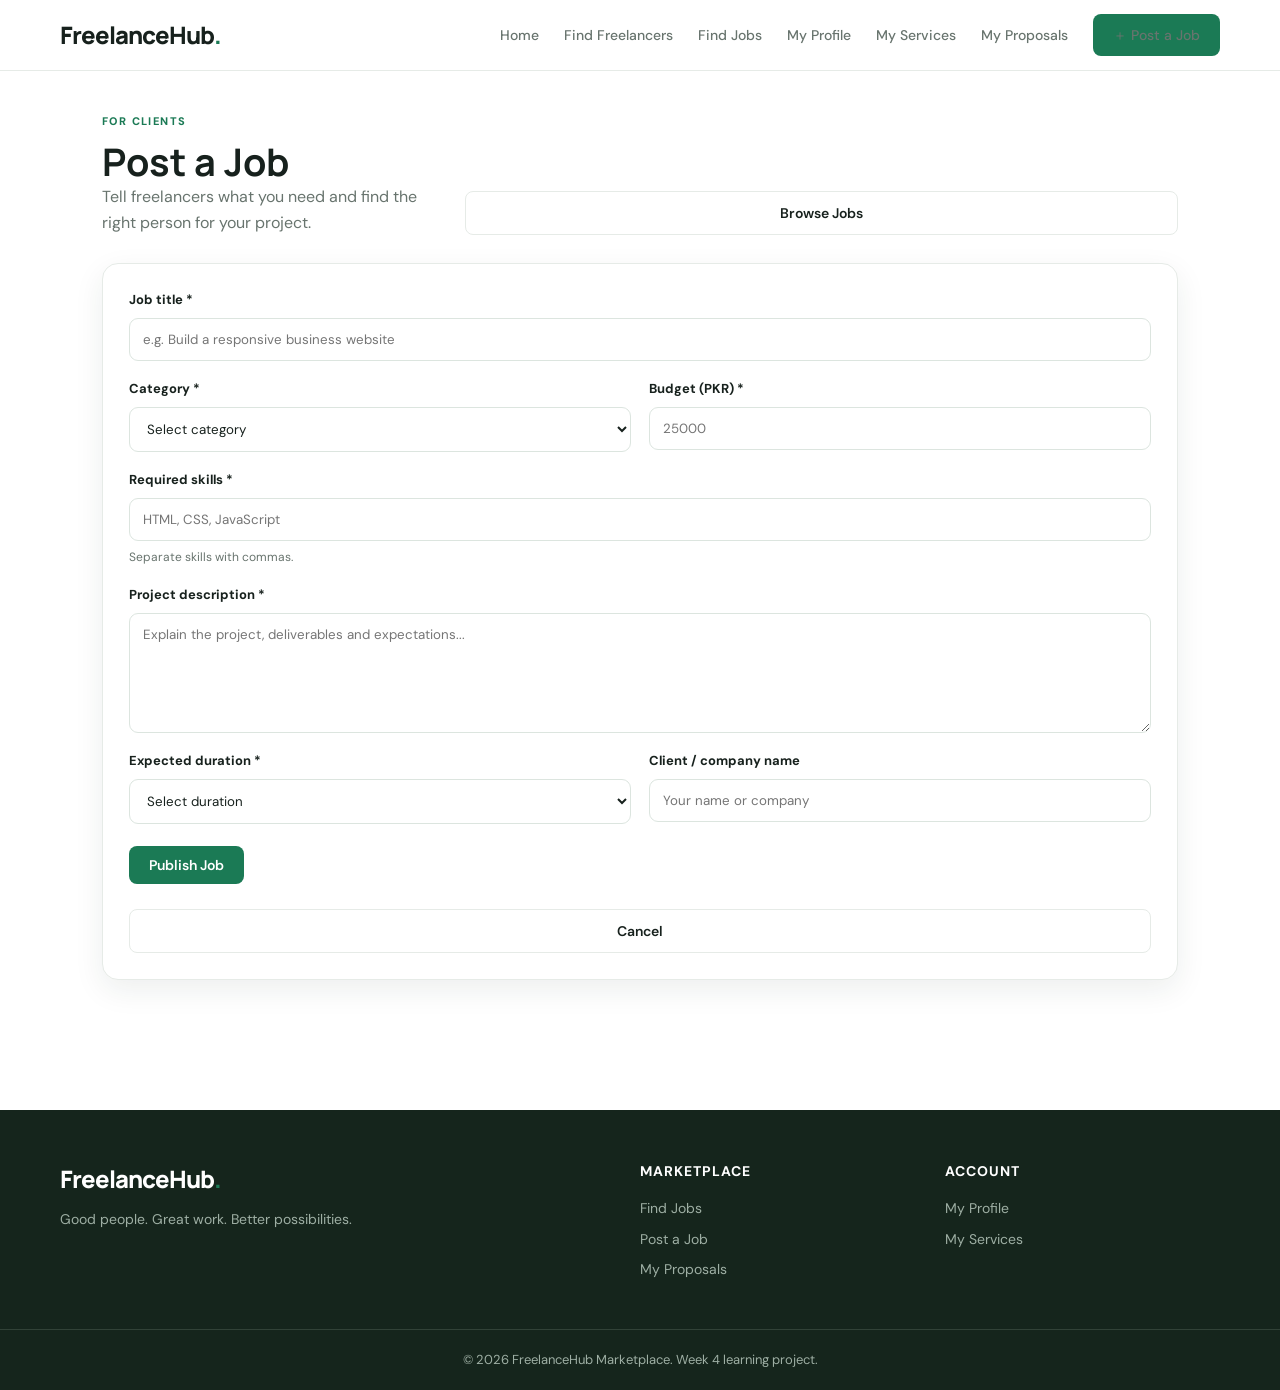
<file: FreelanceHub_Week4/FreelanceHub_Week4/post-job.html>
<!DOCTYPE html><html lang="en"><head><meta charset="UTF-8"><meta name="viewport" content="width=device-width, initial-scale=1.0"><title>Post a Job | FreelanceHub</title><link rel="stylesheet" href="freelance.css"><link href="https://fonts.googleapis.com/css2?family=DM+Sans:wght@400;500;700&family=Manrope:wght@600;800&display=swap" rel="stylesheet"></head><body>
<header class="navbar"><div class="container nav-container">
<a href="index.html" class="logo">FreelanceHub<span>.</span></a>
<nav class="nav-links" id="navLinks">
<a href="index.html">Home</a><a href="freelancers.html">Find Freelancers</a>
<a href="jobs.html">Find Jobs</a><a href="profile.html">My Profile</a>
<a href="my-services.html">My Services</a><a href="my-proposals.html">My Proposals</a>
<a href="post-job.html" class="btn btn-primary">＋ Post a Job</a>
</nav><button class="menu-toggle" id="menuToggle" aria-label="Toggle navigation">☰</button>
</div></header>
<main class="page-wrap">
<div class="page-heading"><div><p class="eyebrow">For clients</p><h1>Post a Job</h1><p class="muted">Tell freelancers what you need and find the right person for your project.</p></div><a class="btn btn-outline" href="jobs.html">Browse Jobs</a></div>
<form class="panel" id="jobForm" novalidate><div id="jobFormMessage"></div>
<div class="form-grid">
<div class="field full"><label for="jobTitle">Job title *</label><input id="jobTitle" required minlength="10" maxlength="100" placeholder="e.g. Build a responsive business website"></div>
<div class="field"><label for="jobCategoryInput">Category *</label><select id="jobCategoryInput" required><option value="">Select category</option><option>Web Development</option><option>UI/UX Design</option><option>Graphic Design</option><option>Mobile App Development</option><option>Digital Marketing</option><option>Writing & Translation</option><option>Data Analysis</option></select></div>
<div class="field"><label for="jobBudget">Budget (PKR) *</label><input id="jobBudget" type="number" min="500" max="10000000" required placeholder="25000"></div>
<div class="field full"><label for="jobSkills">Required skills *</label><input id="jobSkills" required placeholder="HTML, CSS, JavaScript"><span class="help-text">Separate skills with commas.</span></div>
<div class="field full"><label for="jobDescription">Project description *</label><textarea id="jobDescription" required minlength="30" maxlength="2000" placeholder="Explain the project, deliverables and expectations..."></textarea></div>
<div class="field"><label for="jobDuration">Expected duration *</label><select id="jobDuration" required><option value="">Select duration</option><option>Less than 1 week</option><option>1–2 weeks</option><option>2–4 weeks</option><option>1–3 months</option><option>More than 3 months</option></select></div>
<div class="field"><label for="clientName">Client / company name</label><input id="clientName" maxlength="60" placeholder="Your name or company"></div>
</div><div class="form-actions"><button class="btn btn-primary" type="submit">Publish Job</button><a class="btn btn-outline" href="jobs.html">Cancel</a></div></form>
</main>
<footer class="footer"><div class="container footer-content">
<div class="footer-brand"><a href="index.html" class="logo">FreelanceHub<span>.</span></a><p>Good people. Great work. Better possibilities.</p></div>
<div class="footer-links"><h4>Marketplace</h4><a href="jobs.html">Find Jobs</a><a href="post-job.html">Post a Job</a><a href="my-proposals.html">My Proposals</a></div>
<div class="footer-social"><h4>Account</h4><a href="profile.html">My Profile</a><a href="my-services.html">My Services</a></div>
</div><div class="footer-bottom"><p>© 2026 FreelanceHub Marketplace. Week 4 learning project.</p></div></footer>
<div class="toast" id="toast" role="status" aria-live="polite"></div><script src="freelance.js"></script>
</body></html>
</file>
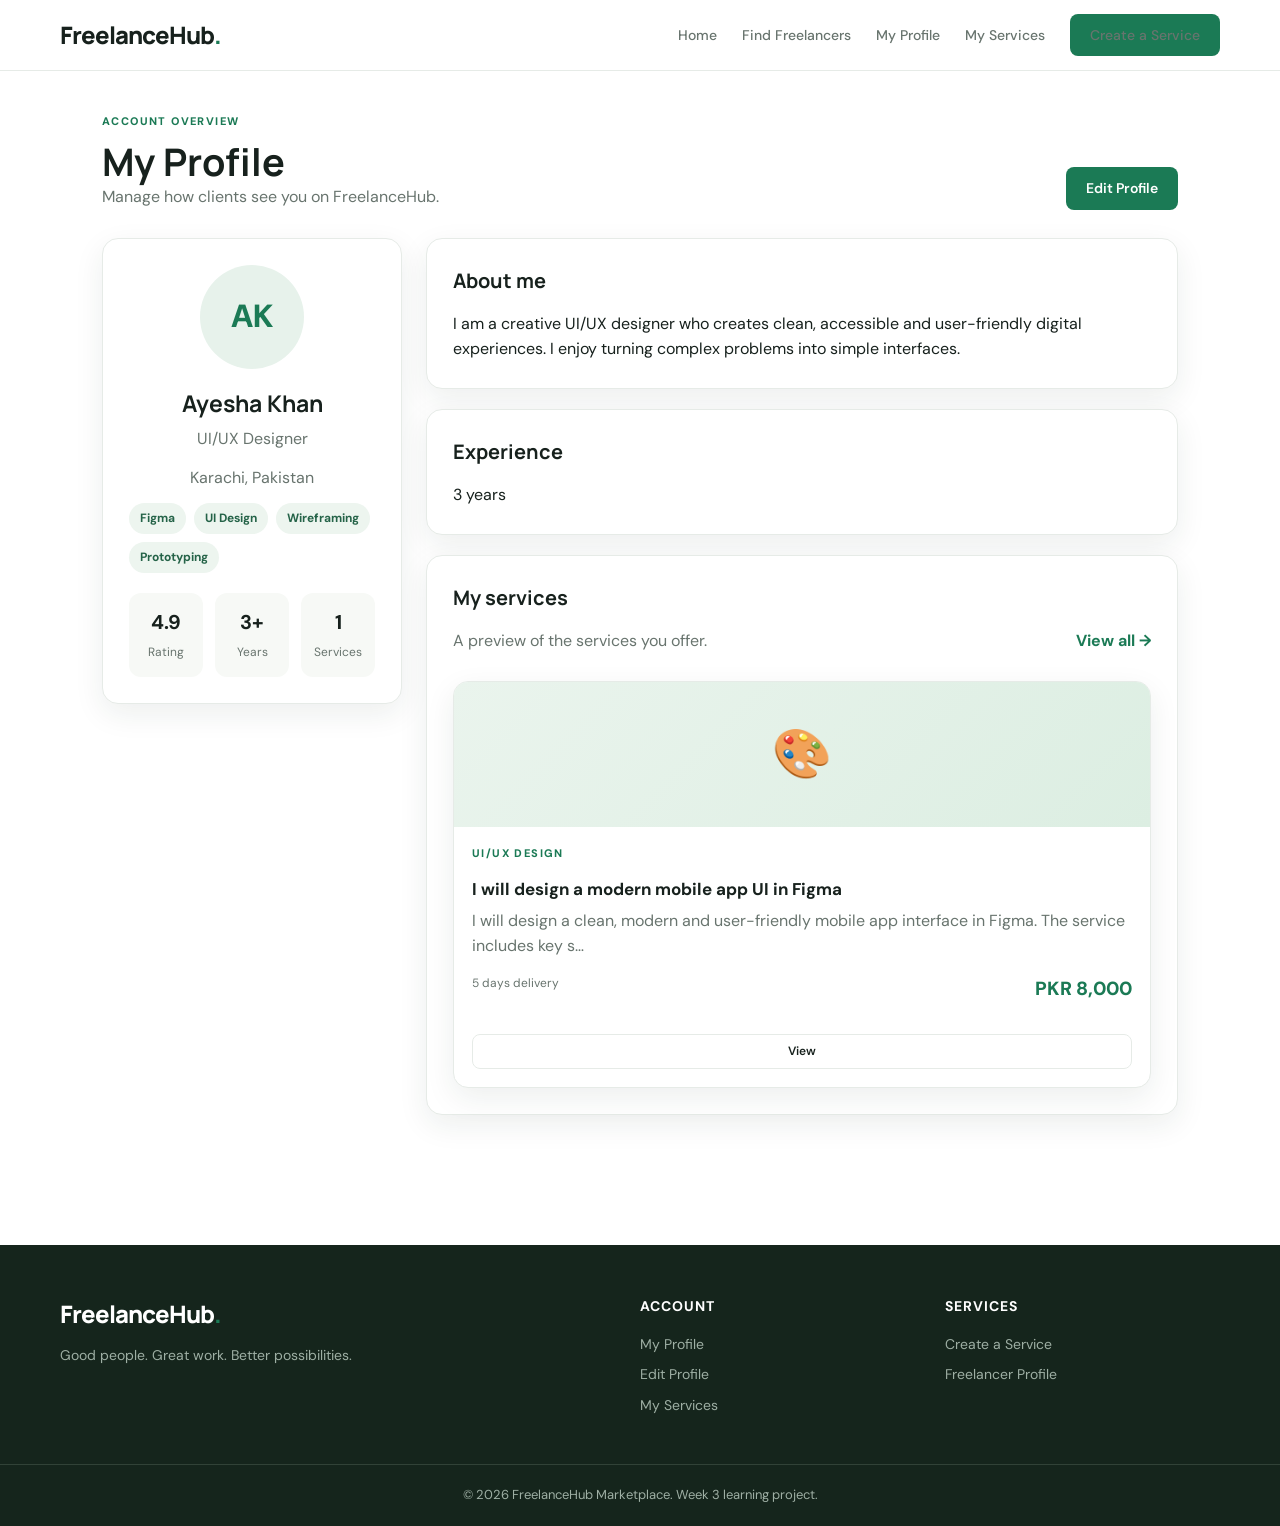
<file: FreelanceHub_Week4/FreelanceHub_Week4/profile.html>
<!DOCTYPE html><html lang="en"><head><meta charset="UTF-8"><meta name="viewport" content="width=device-width, initial-scale=1.0"><title>My Profile | FreelanceHub</title><link rel="stylesheet" href="freelance.css"><link href="https://fonts.googleapis.com/css2?family=DM+Sans:wght@400;500;700&family=Manrope:wght@600;800&display=swap" rel="stylesheet"></head><body>
<header class="navbar"><div class="container nav-container">
<a href="index.html" class="logo">FreelanceHub<span>.</span></a>
<nav class="nav-links" id="navLinks">
<a href="index.html">Home</a><a href="freelancers.html">Find Freelancers</a>
<a href="profile.html">My Profile</a><a href="my-services.html">My Services</a>
<a href="create-service.html" class="btn btn-primary">Create a Service</a>
</nav><button class="menu-toggle" id="menuToggle" aria-label="Toggle navigation">☰</button>
</div></header>
<main class="page-wrap">
<div class="page-heading"><div><p class="eyebrow">Account overview</p><h1>My Profile</h1><p class="muted">Manage how clients see you on FreelanceHub.</p></div><a class="btn btn-primary" href="edit-profile.html">Edit Profile</a></div>
<div class="profile-layout">
<aside class="panel profile-card"><div class="avatar-large" id="profileInitials">AK</div><h2 id="profileName">Ayesha Khan</h2><p class="role" id="profileTitle">UI/UX Designer</p><p class="muted" id="profileLocation">Karachi, Pakistan</p><div class="pill-row" id="profileSkills"><span class="pill">Figma</span><span class="pill">UI Design</span><span class="pill">Prototyping</span></div><div class="stats"><div class="stat"><strong>4.9</strong><span>Rating</span></div><div class="stat"><strong>3+</strong><span>Years</span></div><div class="stat"><strong id="serviceCount">1</strong><span>Services</span></div></div></aside>
<div class="content-stack"><section class="panel"><h2 class="section-title">About me</h2><p id="profileBio">I am a creative UI/UX designer who creates clean, accessible and user-friendly digital experiences. I enjoy turning complex problems into simple interfaces.</p></section>
<section class="panel"><h2 class="section-title">Experience</h2><p id="profileExperience">3 years of experience designing mobile apps, websites and interactive prototypes for growing businesses.</p></section>
<section class="panel"><div class="page-heading"><div><h2 class="section-title">My services</h2><p class="muted">A preview of the services you offer.</p></div><a class="inline-link" href="my-services.html">View all →</a></div><div id="profileServicePreview"></div></section></div></div>
</main>
<footer class="footer"><div class="container footer-content">
<div class="footer-brand"><a href="index.html" class="logo">FreelanceHub<span>.</span></a><p>Good people. Great work. Better possibilities.</p></div>
<div class="footer-links"><h4>Account</h4><a href="profile.html">My Profile</a><a href="edit-profile.html">Edit Profile</a><a href="my-services.html">My Services</a></div>
<div class="footer-social"><h4>Services</h4><a href="create-service.html">Create a Service</a><a href="freelancer-profile.html">Freelancer Profile</a></div>
</div><div class="footer-bottom"><p>© 2026 FreelanceHub Marketplace. Week 3 learning project.</p></div></footer>
<div class="toast" id="toast" role="status" aria-live="polite"></div>
<script src="freelance.js"></script>
</body></html>
</file>
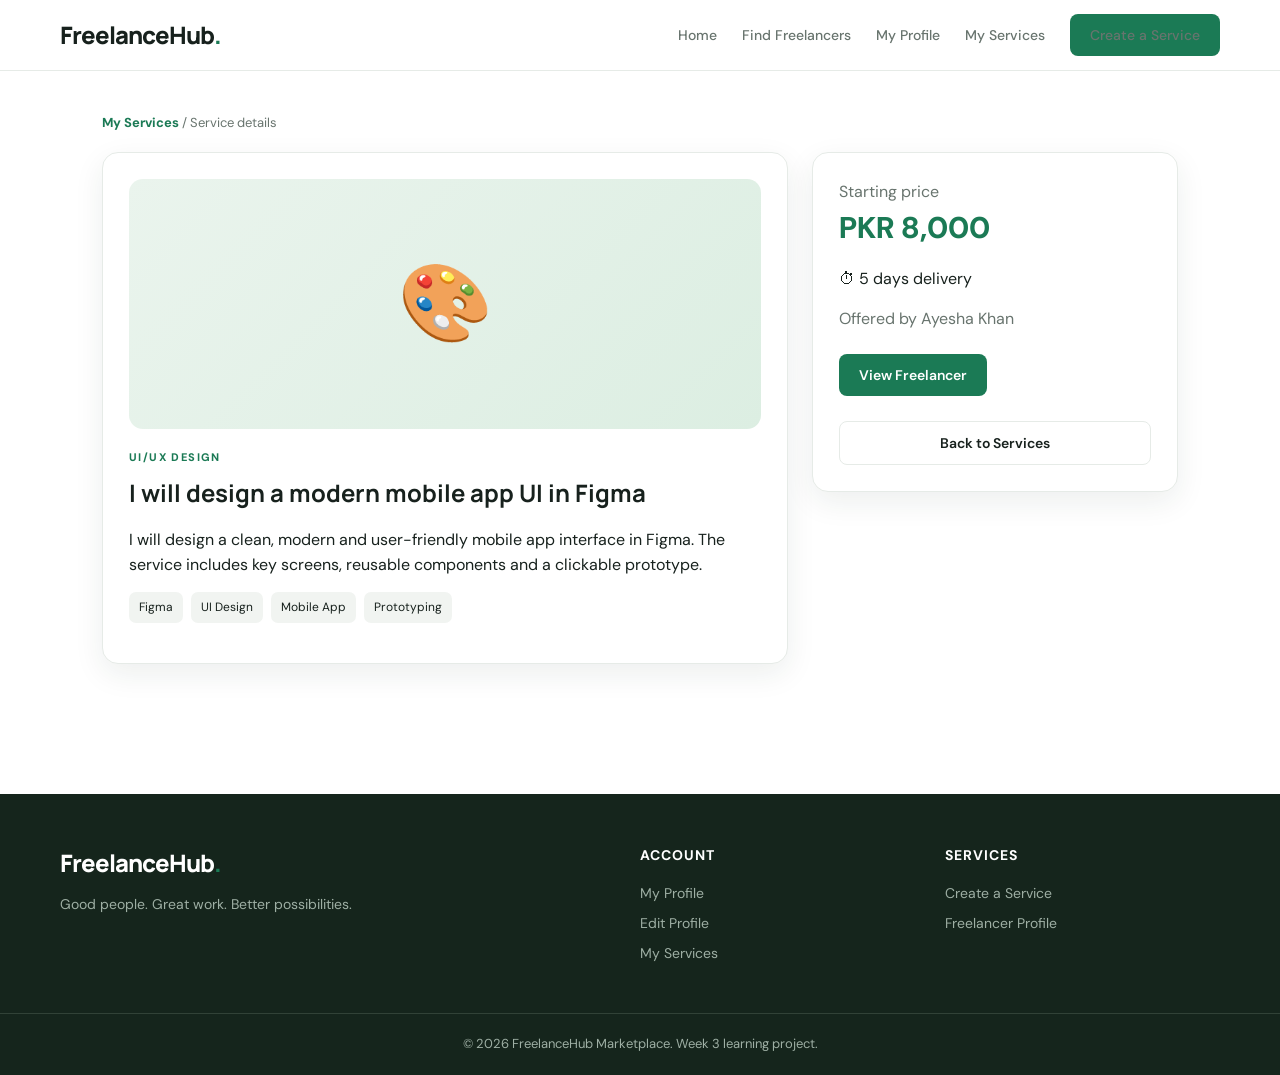
<file: FreelanceHub_Week4/FreelanceHub_Week4/service-details.html>
<!DOCTYPE html><html lang="en"><head><meta charset="UTF-8"><meta name="viewport" content="width=device-width, initial-scale=1.0"><title>Service Details | FreelanceHub</title><link rel="stylesheet" href="freelance.css"><link href="https://fonts.googleapis.com/css2?family=DM+Sans:wght@400;500;700&family=Manrope:wght@600;800&display=swap" rel="stylesheet"></head><body>
<header class="navbar"><div class="container nav-container">
<a href="index.html" class="logo">FreelanceHub<span>.</span></a>
<nav class="nav-links" id="navLinks">
<a href="index.html">Home</a><a href="freelancers.html">Find Freelancers</a>
<a href="profile.html">My Profile</a><a href="my-services.html">My Services</a>
<a href="create-service.html" class="btn btn-primary">Create a Service</a>
</nav><button class="menu-toggle" id="menuToggle" aria-label="Toggle navigation">☰</button>
</div></header>
<main class="page-wrap">
<div class="breadcrumb"><a class="inline-link" href="my-services.html">My Services</a> / Service details</div>
<div id="serviceDetails"></div>
</main>
<footer class="footer"><div class="container footer-content">
<div class="footer-brand"><a href="index.html" class="logo">FreelanceHub<span>.</span></a><p>Good people. Great work. Better possibilities.</p></div>
<div class="footer-links"><h4>Account</h4><a href="profile.html">My Profile</a><a href="edit-profile.html">Edit Profile</a><a href="my-services.html">My Services</a></div>
<div class="footer-social"><h4>Services</h4><a href="create-service.html">Create a Service</a><a href="freelancer-profile.html">Freelancer Profile</a></div>
</div><div class="footer-bottom"><p>© 2026 FreelanceHub Marketplace. Week 3 learning project.</p></div></footer>
<div class="toast" id="toast" role="status" aria-live="polite"></div>
<script src="freelance.js"></script>
</body></html>
</file>
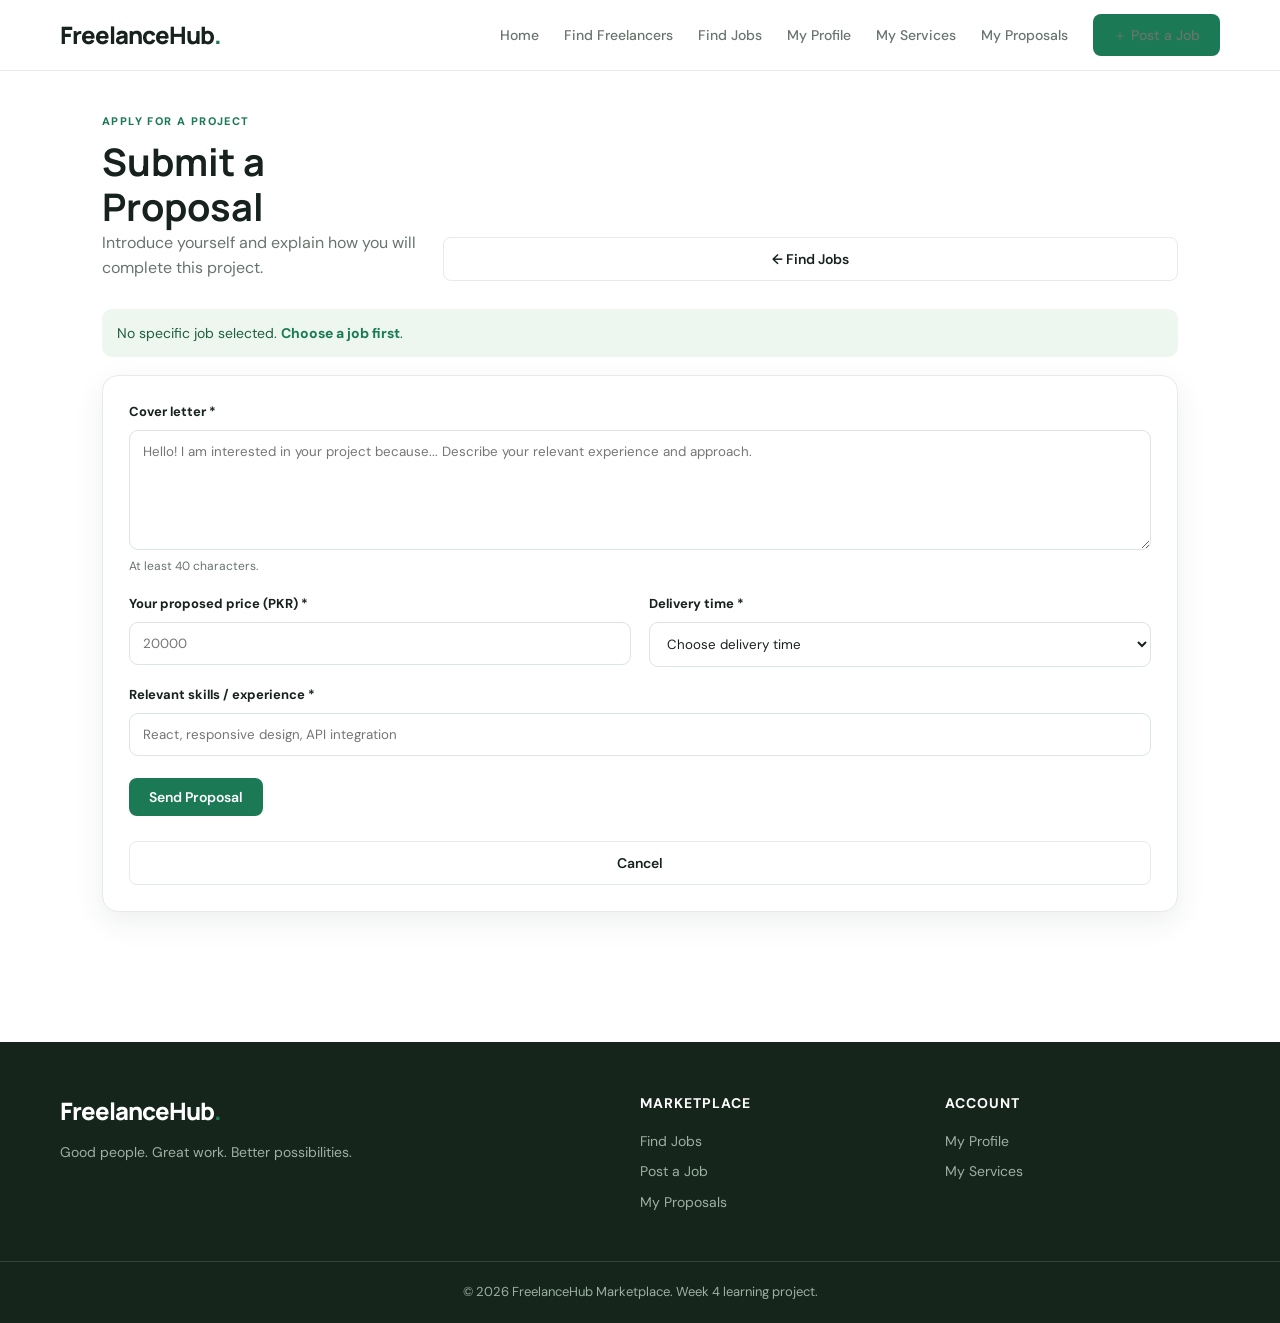
<file: FreelanceHub_Week4/FreelanceHub_Week4/submit-proposal.html>
<!DOCTYPE html><html lang="en"><head><meta charset="UTF-8"><meta name="viewport" content="width=device-width, initial-scale=1.0"><title>Submit Proposal | FreelanceHub</title><link rel="stylesheet" href="freelance.css"><link href="https://fonts.googleapis.com/css2?family=DM+Sans:wght@400;500;700&family=Manrope:wght@600;800&display=swap" rel="stylesheet"></head><body>
<header class="navbar"><div class="container nav-container">
<a href="index.html" class="logo">FreelanceHub<span>.</span></a>
<nav class="nav-links" id="navLinks">
<a href="index.html">Home</a><a href="freelancers.html">Find Freelancers</a>
<a href="jobs.html">Find Jobs</a><a href="profile.html">My Profile</a>
<a href="my-services.html">My Services</a><a href="my-proposals.html">My Proposals</a>
<a href="post-job.html" class="btn btn-primary">＋ Post a Job</a>
</nav><button class="menu-toggle" id="menuToggle" aria-label="Toggle navigation">☰</button>
</div></header>
<main class="page-wrap">
<div class="page-heading"><div><p class="eyebrow">Apply for a project</p><h1>Submit a Proposal</h1><p class="muted">Introduce yourself and explain how you will complete this project.</p></div><a class="btn btn-outline" href="jobs.html">← Find Jobs</a></div>
<div id="proposalJobSummary" class="notice" style="display:none"></div>
<form class="panel" id="proposalForm" novalidate><div id="proposalFormMessage"></div><input type="hidden" id="proposalJobId">
<div class="form-grid">
<div class="field full"><label for="coverLetter">Cover letter *</label><textarea id="coverLetter" required minlength="40" maxlength="2000" placeholder="Hello! I am interested in your project because... Describe your relevant experience and approach."></textarea><span class="help-text">At least 40 characters.</span></div>
<div class="field"><label for="proposalPrice">Your proposed price (PKR) *</label><input id="proposalPrice" type="number" min="500" max="10000000" required placeholder="20000"></div>
<div class="field"><label for="proposalDelivery">Delivery time *</label><select id="proposalDelivery" required><option value="">Choose delivery time</option><option>1–3 days</option><option>1 week</option><option>2 weeks</option><option>3–4 weeks</option><option>1–2 months</option><option>More than 2 months</option></select></div>
<div class="field full"><label for="proposalSkills">Relevant skills / experience *</label><input id="proposalSkills" required placeholder="React, responsive design, API integration"></div>
</div><div class="form-actions"><button class="btn btn-primary" type="submit">Send Proposal</button><a class="btn btn-outline" href="jobs.html">Cancel</a></div></form>
</main>
<footer class="footer"><div class="container footer-content">
<div class="footer-brand"><a href="index.html" class="logo">FreelanceHub<span>.</span></a><p>Good people. Great work. Better possibilities.</p></div>
<div class="footer-links"><h4>Marketplace</h4><a href="jobs.html">Find Jobs</a><a href="post-job.html">Post a Job</a><a href="my-proposals.html">My Proposals</a></div>
<div class="footer-social"><h4>Account</h4><a href="profile.html">My Profile</a><a href="my-services.html">My Services</a></div>
</div><div class="footer-bottom"><p>© 2026 FreelanceHub Marketplace. Week 4 learning project.</p></div></footer>
<div class="toast" id="toast" role="status" aria-live="polite"></div><script src="freelance.js"></script>
</body></html>
</file>
<file: FreelanceHub_Week4/FreelanceHub_Week4/freelance.css>
/* =========================================
   1. VARIABLES & RESET
   ========================================= */
:root {
  --primary: #1b7a55;
  --primary-hover: #145c40;
  --text-main: #17211d;
  --text-muted: #68746e;
  --bg-main: #ffffff;
  --bg-soft: #f7f9f6;
  --border: #e6ebe7;
  --radius: 12px;
  --shadow: 0 10px 30px rgba(29, 55, 42, 0.08);
}

* {
  box-sizing: border-box;
  margin: 0;
  padding: 0;
}

body {
  font-family: 'DM Sans', sans-serif;
  color: var(--text-main);
  background-color: var(--bg-main);
  line-height: 1.6;
}

a { text-decoration: none; color: inherit; }
button { cursor: pointer; font-family: inherit; }
input, select, textarea { font-family: inherit; width: 100%; }

.container {
  max-width: 1200px;
  margin: 0 auto;
  padding: 0 20px;
}

/* Buttons */
.btn {
  display: inline-block;
  padding: 10px 20px;
  border-radius: 8px;
  font-weight: 600;
  font-size: 14px;
  text-align: center;
  border: none;
  transition: all 0.2s ease;
}

.btn-primary { background: var(--primary); color: white; }
.btn-primary:hover { background: var(--primary-hover); }

.btn-outline {
  background: transparent;
  border: 1px solid var(--border);
  color: var(--text-main);
  width: 100%;
  margin-top: 15px;
}

.btn-outline:hover { background: var(--bg-soft); }
.btn-ghost { background: transparent; color: var(--text-main); }

/* =========================================
   2. NAVIGATION
   ========================================= */
.navbar {
  position: sticky;
  top: 0;
  z-index: 100;
  background: rgba(255, 255, 255, 0.95);
  backdrop-filter: blur(10px);
  border-bottom: 1px solid var(--border);
}

.nav-container {
  display: flex;
  justify-content: space-between;
  align-items: center;
  height: 70px;
}

.logo {
  font-family: 'Manrope', sans-serif;
  font-size: 24px;
  font-weight: 800;
  letter-spacing: -1px;
}

.logo span { color: var(--primary); }

.nav-links {
  display: flex;
  align-items: center;
  gap: 25px;
}

.nav-links a { font-size: 14px; font-weight: 500; color: var(--text-muted); }
.nav-links a:hover, .nav-links a.active { color: var(--primary); }

.auth-buttons { display: flex; gap: 10px; margin-left: 20px; }

.menu-toggle {
  display: none;
  background: none;
  border: none;
  font-size: 24px;
}

/* =========================================
   3. HERO & SEARCH
   ========================================= */
.hero {
  background: linear-gradient(135deg, #f8fbf7 0%, #eef6ee 100%);
  padding: 80px 0;
  text-align: center;
}

.hero h1 {
  font-family: 'Manrope', sans-serif;
  font-size: clamp(36px, 5vw, 56px);
  line-height: 1.1;
  margin-bottom: 20px;
}

.hero h1 span { color: var(--primary); }

.hero p {
  font-size: 16px;
  color: var(--text-muted);
  max-width: 600px;
  margin: 0 auto 30px;
}

.search-bar {
  display: flex;
  max-width: 600px;
  margin: 0 auto;
  background: white;
  padding: 8px;
  border-radius: var(--radius);
  box-shadow: var(--shadow);
  gap: 10px;
}

.search-bar input {
  border: none;
  padding: 12px 15px;
  font-size: 15px;
  border-radius: 8px;
  outline: none;
}

.popular-searches {
  margin-top: 15px;
  font-size: 13px;
  color: var(--text-muted);
  display: flex;
  justify-content: center;
  gap: 10px;
  flex-wrap: wrap;
}

.popular-searches button {
  background: white;
  border: 1px solid var(--border);
  padding: 5px 12px;
  border-radius: 20px;
  font-size: 12px;
}

/* =========================================
   4. SECTIONS
   ========================================= */
.section { padding: 60px 0; }

.section-heading {
  display: flex;
  justify-content: space-between;
  align-items: flex-end;
  margin-bottom: 30px;
}

.section-heading h2 { font-family: 'Manrope', sans-serif; font-size: 28px; }
.text-link { color: var(--primary); font-weight: 600; font-size: 14px; }

/* Categories */
.category-grid {
  display: grid;
  grid-template-columns: repeat(auto-fit, minmax(200px, 1fr));
  gap: 20px;
}

.category-card {
  background: white;
  border: 1px solid var(--border);
  padding: 25px;
  border-radius: var(--radius);
  text-align: center;
  transition: transform 0.2s, box-shadow 0.2s;
}

.category-card:hover { transform: translateY(-5px); box-shadow: var(--shadow); }

.cat-icon { font-size: 30px; display: block; margin-bottom: 10px; }
.category-card h3 { font-size: 16px; margin-bottom: 5px; }
.category-card p { font-size: 13px; color: var(--text-muted); }

/* How it works */
.how-it-works { background: var(--bg-soft); }
.how-it-works h2 { text-align: center; margin-bottom: 40px; font-family: 'Manrope'; }

.steps-grid {
  display: grid;
  grid-template-columns: repeat(3, 1fr);
  gap: 30px;
  text-align: center;
}

.step-number {
  width: 50px;
  height: 50px;
  background: var(--primary);
  color: white;
  border-radius: 50%;
  display: flex;
  align-items: center;
  justify-content: center;
  font-size: 20px;
  font-weight: bold;
  margin: 0 auto 15px;
}

/* Freelancer Cards */
.freelancer-grid {
  display: grid;
  grid-template-columns: repeat(auto-fill, minmax(280px, 1fr));
  gap: 20px;
}

.freelancer-card {
  background: white;
  border: 1px solid var(--border);
  border-radius: var(--radius);
  padding: 20px;
  transition: box-shadow 0.2s;
}

.freelancer-card:hover { box-shadow: var(--shadow); }

.card-header {
  display: flex;
  align-items: center;
  gap: 15px;
  margin-bottom: 15px;
}

.avatar {
  width: 50px;
  height: 50px;
  background: #f0e8ff;
  color: #6c5ce7;
  border-radius: 50%;
  display: flex;
  align-items: center;
  justify-content: center;
  font-weight: bold;
}

.card-header h3 { font-size: 16px; }
.card-header p { font-size: 13px; color: var(--text-muted); }

.card-body { margin-bottom: 15px; }
.rating { color: #f39c12; font-size: 13px; margin-bottom: 5px; }
.price { font-size: 14px; }
.price strong { color: var(--primary); font-size: 16px; }

/* =========================================
   5. BROWSE PAGE
   ========================================= */
.page-header { padding: 40px 0 20px; text-align: center; }
.page-header h1 { font-family: 'Manrope'; font-size: 32px; }
.page-header p { color: var(--text-muted); }

.filter-bar {
  display: flex;
  justify-content: space-between;
  gap: 15px;
  background: var(--bg-soft);
  padding: 15px;
  border-radius: var(--radius);
  margin-bottom: 30px;
}

.filter-search { flex: 1; }
.filter-search input { padding: 10px 15px; border: 1px solid var(--border); border-radius: 8px; }

.filter-dropdowns { display: flex; gap: 10px; }
.filter-dropdowns select { padding: 10px; border: 1px solid var(--border); border-radius: 8px; background: white; }

/* =========================================
   6. ABOUT & CONTACT PAGE
   ========================================= */
.about-grid {
  display: grid;
  grid-template-columns: 1fr 1fr;
  gap: 40px;
  margin-bottom: 60px;
}

.contact-form {
  background: white;
  padding: 30px;
  border-radius: var(--radius);
  border: 1px solid var(--border);
}

.form-group { margin-bottom: 15px; }
.form-group label { display: block; font-size: 13px; font-weight: 600; margin-bottom: 5px; }
.form-group input, .form-group textarea { padding: 10px; border: 1px solid var(--border); border-radius: 8px; outline: none; }
.form-group input:focus, .form-group textarea:focus { border-color: var(--primary); }

/* Accordion */
.accordion-item { border-bottom: 1px solid var(--border); }
.accordion-header {
  width: 100%;
  text-align: left;
  background: none;
  border: none;
  padding: 15px 0;
  font-size: 16px;
  font-weight: 600;
  display: flex;
  justify-content: space-between;
}

.accordion-content { display: none; padding-bottom: 15px; color: var(--text-muted); font-size: 14px; }
.accordion-content.active { display: block; }

/* =========================================
   7. FOOTER
   ========================================= */
.footer { background: #15251c; color: white; padding: 50px 0 20px; margin-top: 60px; }
.footer-content { display: grid; grid-template-columns: 2fr 1fr 1fr; gap: 30px; margin-bottom: 40px; }
.footer-brand .logo { color: white; margin-bottom: 10px; display: block; }
.footer-brand p { color: #9eafa4; font-size: 14px; }
.footer h4 { font-size: 14px; margin-bottom: 15px; text-transform: uppercase; letter-spacing: 1px; }
.footer-links a, .footer-social a { display: block; color: #9eafa4; font-size: 14px; margin-bottom: 8px; }
.footer-links a:hover, .footer-social a:hover { color: white; }
.footer-bottom { text-align: center; padding-top: 20px; border-top: 1px solid #314237; color: #9eafa4; font-size: 13px; }

/* =========================================
   8. RESPONSIVE DESIGN
   ========================================= */
@media (max-width: 850px) {
  .menu-toggle { display: block; }
  .nav-links {
    display: none;
    position: absolute;
    top: 70px;
    left: 0;
    right: 0;
    background: white;
    flex-direction: column;
    padding: 20px;
    border-bottom: 1px solid var(--border);
  }
  .nav-links.active { display: flex; }
  .about-grid, .steps-grid, .footer-content { grid-template-columns: 1fr; }
}

@media (max-width: 600px) {
  .search-bar { flex-direction: column; }
  .filter-bar { flex-direction: column; }
  .filter-dropdowns { flex-direction: column; }
  .auth-buttons { flex-direction: column; width: 100%; margin-left: 0; margin-top: 15px; }
}

/* =========================================
   WEEK 3: PROFILE & SERVICE PAGES
   ========================================= */
.page-wrap { max-width: 1120px; margin: 0 auto; padding: 42px 22px 70px; }
.page-heading { display:flex; justify-content:space-between; align-items:flex-end; gap:20px; margin-bottom:28px; }
.page-heading h1 { font-family:'Manrope',sans-serif; font-size:clamp(28px,4vw,38px); line-height:1.2; }
.eyebrow { color:var(--primary); text-transform:uppercase; letter-spacing:1.4px; font-size:11px; font-weight:800; margin-bottom:8px; }
.muted { color:var(--text-muted); }
.panel { background:#fff; border:1px solid var(--border); border-radius:16px; padding:26px; box-shadow:var(--shadow); }
.profile-layout { display:grid; grid-template-columns:300px 1fr; gap:24px; align-items:start; }
.profile-card { text-align:center; }
.avatar-large { width:104px; height:104px; display:grid; place-items:center; margin:0 auto 16px; border-radius:50%; background:#e7f2eb; color:var(--primary); font-size:32px; font-weight:800; }
.profile-card h2 { font-family:'Manrope',sans-serif; font-size:23px; }
.profile-card .role { color:var(--text-muted); margin:4px 0 14px; }
.pill-row { display:flex; flex-wrap:wrap; gap:8px; margin-top:12px; }
.pill { background:#edf5ef; color:#256348; border-radius:30px; padding:6px 11px; font-size:12px; font-weight:700; }
.stats { display:grid; grid-template-columns:repeat(3,1fr); gap:12px; margin-top:20px; }
.stat { background:var(--bg-soft); border-radius:12px; padding:13px; text-align:center; }
.stat strong { display:block; font-size:20px; }
.stat span { color:var(--text-muted); font-size:12px; }
.content-stack { display:grid; gap:20px; }
.section-title { font-family:'Manrope',sans-serif; font-size:20px; margin-bottom:14px; }
.form-grid { display:grid; grid-template-columns:1fr 1fr; gap:18px; }
.field { display:flex; flex-direction:column; gap:7px; }
.field.full { grid-column:1/-1; }
.field label { font-size:13px; font-weight:700; }
.field input,.field select,.field textarea { border:1px solid #dce5df; border-radius:9px; padding:12px 13px; color:var(--text-main); background:#fff; outline:none; }
.field input:focus,.field select:focus,.field textarea:focus { border-color:var(--primary); box-shadow:0 0 0 3px #1b7a5518; }
.field textarea { min-height:120px; resize:vertical; }
.help-text { font-size:12px; color:var(--text-muted); }
.form-actions { display:flex; gap:10px; flex-wrap:wrap; margin-top:22px; }
.btn-danger { background:#fff1f0; color:#b42318; border:1px solid #ffd5d2; }
.btn-small { padding:7px 12px; font-size:12px; }
.service-grid { display:grid; grid-template-columns:repeat(3,minmax(0,1fr)); gap:20px; }
.service-card { border:1px solid var(--border); border-radius:15px; overflow:hidden; background:#fff; box-shadow:var(--shadow); display:flex; flex-direction:column; }
.service-art { min-height:145px; display:grid; place-items:center; background:linear-gradient(135deg,#eaf4ed,#dceee2); font-size:48px; }
.service-card-body { padding:18px; display:flex; flex-direction:column; flex:1; }
.service-card h3 { font-size:17px; line-height:1.35; margin:7px 0; }
.service-meta { display:flex; justify-content:space-between; gap:10px; color:var(--text-muted); font-size:12px; margin-top:auto; padding-top:15px; }
.service-price { color:var(--primary); font-size:19px; font-weight:800; }
.action-row { display:flex; gap:8px; margin-top:15px; flex-wrap:wrap; }
.empty-state { text-align:center; padding:48px 20px; border:1px dashed #cbd8cf; border-radius:15px; background:#fbfdfb; }
.empty-state .empty-icon { font-size:42px; margin-bottom:12px; }
.notice { padding:13px 15px; border-radius:10px; background:#edf7f0; color:#205e3e; margin-bottom:18px; font-size:14px; }
.notice.error { background:#fff1f0; color:#a32920; }
.breadcrumb { color:var(--text-muted); font-size:13px; margin-bottom:18px; }
.detail-layout { display:grid; grid-template-columns:1.5fr .8fr; gap:24px; align-items:start; }
.detail-visual { min-height:250px; display:grid; place-items:center; background:linear-gradient(135deg,#eaf4ed,#dceee2); border-radius:14px; font-size:76px; margin-bottom:20px; }
.tag-list { display:flex; flex-wrap:wrap; gap:8px; margin:14px 0; }
.tag { background:#f1f4f1; border-radius:7px; padding:6px 10px; font-size:12px; }
.inline-link { color:var(--primary); font-weight:700; }
.toast { position:fixed; right:20px; bottom:20px; z-index:500; background:#173d2b; color:#fff; padding:13px 18px; border-radius:10px; box-shadow:var(--shadow); opacity:0; transform:translateY(10px); transition:.25s; pointer-events:none; }
.toast.show { opacity:1; transform:translateY(0); }
@media(max-width:850px) {
  .profile-layout,.detail-layout { grid-template-columns:1fr; }
  .service-grid { grid-template-columns:repeat(2,minmax(0,1fr)); }
}
@media(max-width:600px) {
  .page-wrap { padding:28px 15px 50px; }
  .page-heading { align-items:flex-start; flex-direction:column; }
  .panel { padding:19px; }
  .form-grid { grid-template-columns:1fr; }
  .field.full { grid-column:auto; }
  .service-grid { grid-template-columns:1fr; }
  .stats { gap:7px; }
  .stat { padding:10px 5px; }
}


/* =========================================
   WEEK 4: JOB LISTING & PROPOSAL INTERFACE
   ========================================= */
.job-search-panel { margin-bottom:24px; }
.job-filter-grid { display:grid; grid-template-columns:2fr 1fr 1fr; gap:15px; }
.job-list,.proposal-list { display:grid; gap:16px; }
.job-card { background:#fff; border:1px solid var(--border); border-radius:15px; padding:22px; box-shadow:var(--shadow); }
.job-card-top { display:flex; justify-content:space-between; gap:16px; align-items:flex-start; }
.job-card h2 { font-family:'Manrope',sans-serif; font-size:20px; line-height:1.35; margin:5px 0 8px; }
.job-card h2 a:hover { color:var(--primary); }
.job-category { display:inline-flex; background:#edf5ef; color:#256348; padding:5px 10px; border-radius:30px; font-size:11px; font-weight:800; }
.job-budget { font-size:19px; font-weight:800; color:var(--primary); white-space:nowrap; }
.job-description { color:var(--text-muted); margin:12px 0; }
.job-meta { display:flex; flex-wrap:wrap; gap:16px; color:var(--text-muted); font-size:12px; padding-top:14px; border-top:1px solid var(--border); }
.job-skills { display:flex; flex-wrap:wrap; gap:7px; margin:12px 0 17px; }
.job-skill { background:#f3f5f3; color:#47534b; border-radius:6px; padding:5px 9px; font-size:11px; }
.job-card-actions { display:flex; gap:9px; flex-wrap:wrap; }
.job-detail-grid { display:grid; grid-template-columns:1.5fr .75fr; gap:22px; align-items:start; }
.job-detail-main h1 { font-family:'Manrope',sans-serif; font-size:clamp(25px,4vw,34px); line-height:1.25; margin:12px 0; }
.job-detail-main p { white-space:pre-line; }
.job-side-card { position:sticky; top:95px; }
.budget-large { color:var(--primary); font-size:28px; font-weight:800; margin:5px 0 15px; }
.detail-line { display:flex; justify-content:space-between; gap:12px; padding:11px 0; border-bottom:1px solid var(--border); font-size:13px; }
.detail-line span:first-child { color:var(--text-muted); }
.proposal-tabs { display:flex; flex-wrap:wrap; gap:8px; margin-bottom:20px; }
.proposal-tab { border:1px solid var(--border); background:white; color:var(--text-muted); padding:9px 15px; border-radius:30px; font-weight:700; }
.proposal-tab.active { background:var(--primary); border-color:var(--primary); color:white; }
.proposal-card { background:white; border:1px solid var(--border); border-radius:14px; padding:20px; box-shadow:var(--shadow); }
.proposal-card-head { display:flex; justify-content:space-between; align-items:flex-start; gap:12px; }
.status { display:inline-flex; border-radius:30px; padding:5px 10px; font-size:11px; font-weight:800; }
.status-pending { background:#fff5df; color:#946200; }
.status-accepted { background:#e7f6ed; color:#1e7547; }
.status-rejected { background:#fff0ef; color:#b42318; }
.proposal-card p { color:var(--text-muted); margin:10px 0; }
.proposal-card-foot { display:flex; justify-content:space-between; flex-wrap:wrap; gap:10px; padding-top:13px; border-top:1px solid var(--border); font-size:13px; }
.empty-state { grid-column:1/-1; }
@media(max-width:800px) {
 .job-filter-grid { grid-template-columns:1fr 1fr; }
 .job-filter-grid .field:first-child { grid-column:1/-1; }
 .job-detail-grid { grid-template-columns:1fr; }
 .job-side-card { position:static; }
}
@media(max-width:560px) {
 .job-filter-grid { grid-template-columns:1fr; }
 .job-filter-grid .field:first-child { grid-column:auto; }
 .job-card { padding:17px; }
 .job-card-top { flex-direction:column; }
 .job-budget { font-size:17px; }
 .job-meta { gap:9px 14px; }
 .proposal-card-head { flex-direction:column; }
}
</file>
